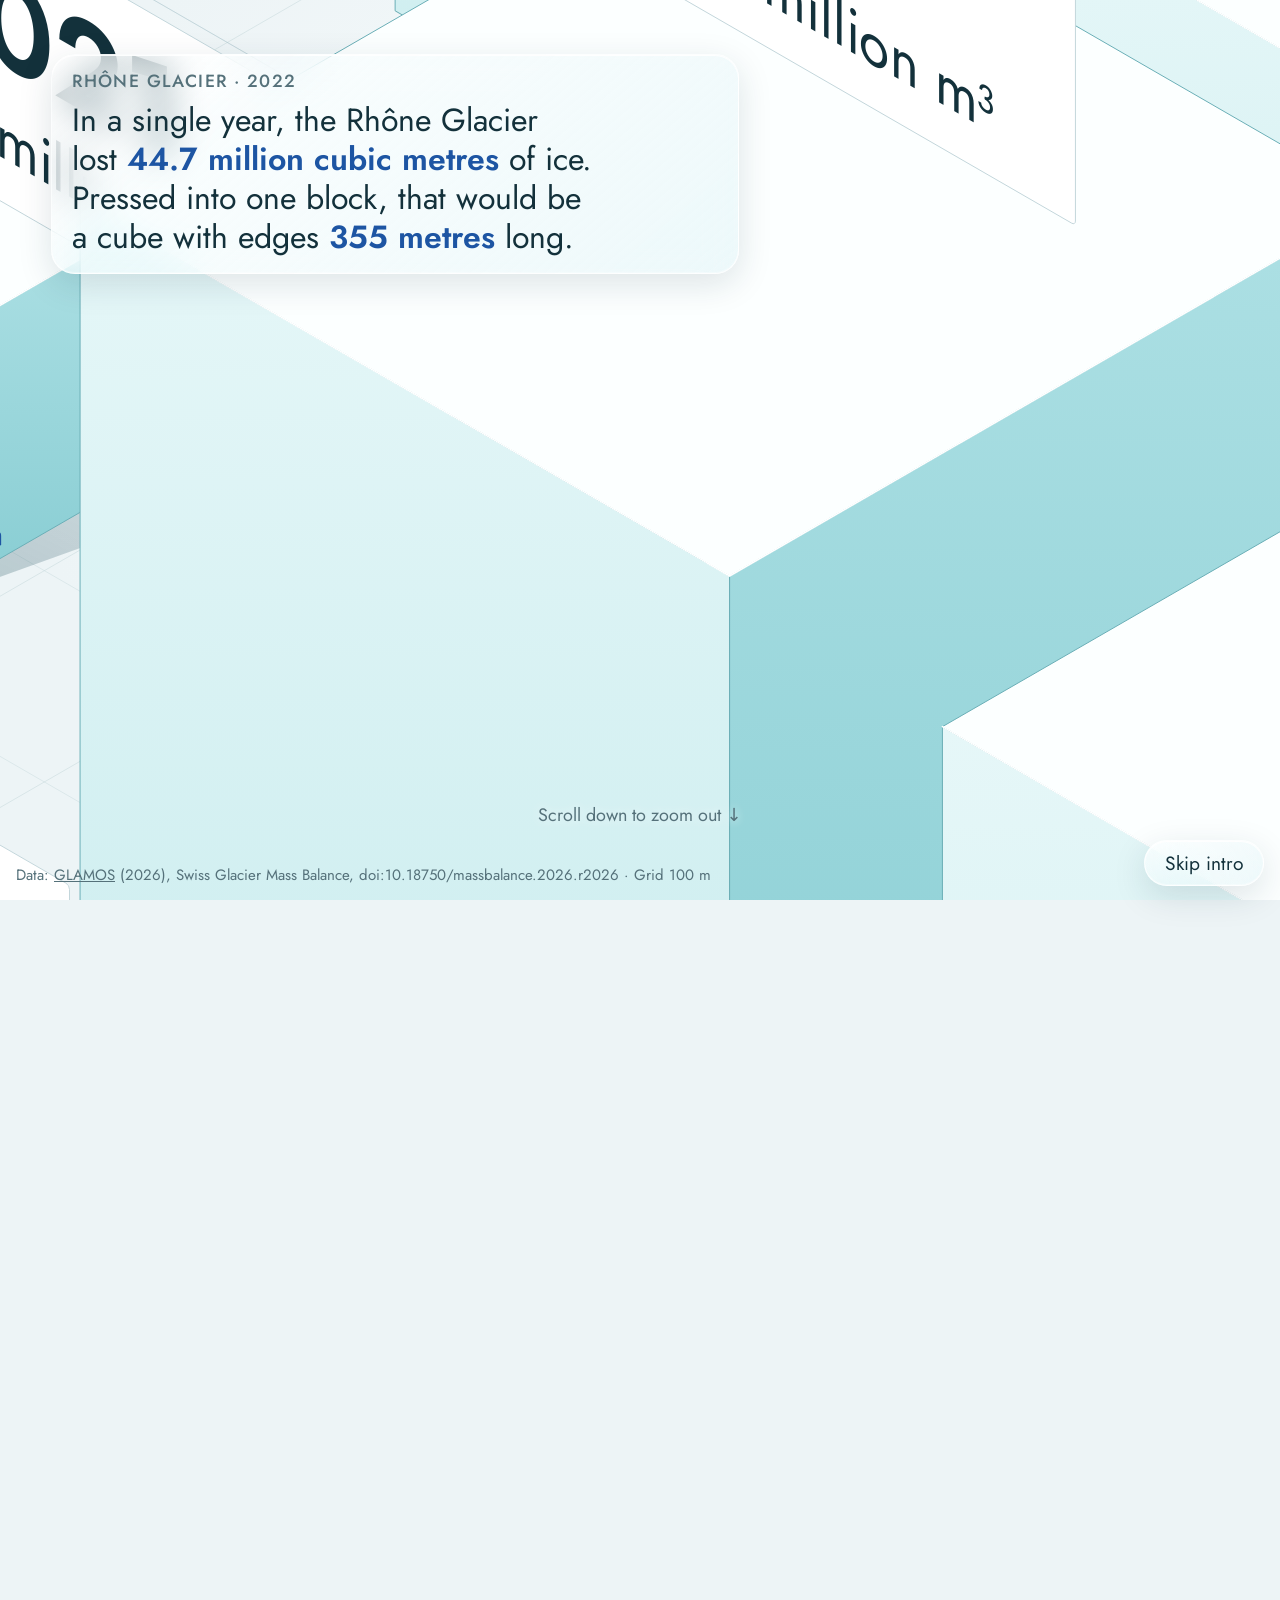
<file: index.html>
<!doctype html>
<html lang="en">
<head>
<meta charset="utf-8">
<meta name="viewport" content="width=device-width,initial-scale=1,viewport-fit=cover">
<title>The Rhône Glacier in Blocks of Ice</title>
<link rel="preconnect" href="https://fonts.googleapis.com">
<link rel="preconnect" href="https://fonts.gstatic.com" crossorigin>
<link href="https://fonts.googleapis.com/css2?family=Jost:wght@400;500;600&display=swap" rel="stylesheet">
<style>
/* Layout: fixed isometric stage behind a tall scroll track; scroll = zoom-out, then a free map with controls.
   Clicking a block opens a single view: that block alone, next to one random landmark at the same scale. */
:root{
  --bg:#edf4f6; --bg2:#f8fbfc; --ink:#13313b; --muted:#55717a; --grid:#9fbcc4;
  --accent:#1d55a3; --panel:#fbfdfe; --panel-line:#13313b;
  --ice-top:#fcffff; --ice-l1:#e6f7f8; --ice-l2:#c6ebed; --ice-r1:#ade0e4; --ice-r2:#86ccd2; --ice-edge:#6aaeb6; --ice-hi:#ffffff;
  --shadow:#2b5865; --gain:#2a5d9b;
  --gain-top:#d4e6f7; --gain-l1:#8db8e3; --gain-l2:#5f93cc; --gain-r1:#4a7fbd; --gain-r2:#2f62a0; --gain-edge:#234f86;
  --lm-top:#f6f7f8; --lm-l:#dfe4e7; --lm-r:#c5cfd3; --lm-edge:#8d9da4; --lm-roof:#aab8be;
  --rock-l:#b9c2c6; --rock-r:#97a3a9; --snow:#ffffff; --rock-hi:#e6eaec; --rock-lo:#56636a;
  --water:#cfe4ec; --jet:#ffffff;
  --train-l:#b8463c; --train-r:#953a32; --train-t:#cc6a60; --twin:#e4f1f4;
  --field:#d5e8dc; --field-line:#ffffff;
  --sign:#ffffff; --sign-ink:#13313b; --sign-line:#c3d6db;
  --veil:rgba(237,244,246,.86);
  /* frosted glass: semi-transparent, blurred background, bright edge on top */
  --glass:linear-gradient(140deg,rgba(255,255,255,.66),rgba(212,238,243,.36));
  --glass-hover:linear-gradient(140deg,rgba(255,255,255,.82),rgba(222,244,247,.5));
  --glass-line:rgba(255,255,255,.8);
  --glass-shadow:0 10px 34px rgba(19,49,59,.13),inset 0 1px 0 rgba(255,255,255,.9),inset 0 -1px 0 rgba(255,255,255,.3);
  --glass-inner:rgba(255,255,255,.42);
  --glass-blur:blur(18px) saturate(1.5);
  --font:"Jost","Avenir Next","Avenir","Futura","Segoe UI",system-ui,sans-serif;
  color-scheme:light; box-sizing:border-box;
}
@media (prefers-color-scheme: dark){:root:not([data-theme="light"]){
  --bg:#0f1d23; --bg2:#15272e; --ink:#e3f0f3; --muted:#93adb5; --grid:#3d5c66;
  --accent:#8cb8ff; --panel:#15272e; --panel-line:#e3f0f3;
  --ice-top:#f2fbfc; --ice-l1:#cdeef0; --ice-l2:#a7dee2; --ice-r1:#88cdd3; --ice-r2:#5fb0b8; --ice-edge:#4f97a0; --ice-hi:#ffffff;
  --shadow:#000000; --gain:#8fb8ef;
  --gain-top:#c3dbf3; --gain-l1:#7eaadb; --gain-l2:#5687c2; --gain-r1:#4274b2; --gain-r2:#2b5893; --gain-edge:#1f467a;
  --lm-top:#c9d3d7; --lm-l:#a9b6bb; --lm-r:#8a99a0; --lm-edge:#5f7178; --lm-roof:#76878e;
  --rock-l:#7d8b91; --rock-r:#64727a; --snow:#e8f1f3; --rock-hi:#9aa7ac; --rock-lo:#46535a;
  --water:#1f3b47; --jet:#e8f1f3;
  --field:#2d4a3c; --field-line:#cfe3d6;
  --sign:#f4fbfc; --sign-ink:#13313b; --sign-line:#9fbcc4; --veil:rgba(15,29,35,.86); color-scheme:dark;
}}
:root[data-theme="dark"]{
  --bg:#0f1d23; --bg2:#15272e; --ink:#e3f0f3; --muted:#93adb5; --grid:#3d5c66;
  --accent:#8cb8ff; --panel:#15272e; --panel-line:#e3f0f3;
  --ice-top:#f2fbfc; --ice-l1:#cdeef0; --ice-l2:#a7dee2; --ice-r1:#88cdd3; --ice-r2:#5fb0b8; --ice-edge:#4f97a0; --ice-hi:#ffffff;
  --shadow:#000000; --gain:#8fb8ef;
  --gain-top:#c3dbf3; --gain-l1:#7eaadb; --gain-l2:#5687c2; --gain-r1:#4274b2; --gain-r2:#2b5893; --gain-edge:#1f467a;
  --lm-top:#c9d3d7; --lm-l:#a9b6bb; --lm-r:#8a99a0; --lm-edge:#5f7178; --lm-roof:#76878e;
  --rock-l:#7d8b91; --rock-r:#64727a; --snow:#e8f1f3; --rock-hi:#9aa7ac; --rock-lo:#46535a;
  --water:#1f3b47; --jet:#e8f1f3;
  --field:#2d4a3c; --field-line:#cfe3d6;
  --sign:#f4fbfc; --sign-ink:#13313b; --sign-line:#9fbcc4; --veil:rgba(15,29,35,.86); color-scheme:dark;
}
@media (prefers-color-scheme: dark){:root:not([data-theme="light"]){
  --glass:linear-gradient(140deg,rgba(60,96,108,.5),rgba(15,29,35,.4));
  --glass-hover:linear-gradient(140deg,rgba(76,116,128,.6),rgba(21,39,46,.5));
  --glass-line:rgba(255,255,255,.2);
  --glass-shadow:0 10px 34px rgba(0,0,0,.35),inset 0 1px 0 rgba(255,255,255,.16);
  --glass-inner:rgba(255,255,255,.07);
}}
:root[data-theme="dark"]{
  --glass:linear-gradient(140deg,rgba(60,96,108,.5),rgba(15,29,35,.4));
  --glass-hover:linear-gradient(140deg,rgba(76,116,128,.6),rgba(21,39,46,.5));
  --glass-line:rgba(255,255,255,.2);
  --glass-shadow:0 10px 34px rgba(0,0,0,.35),inset 0 1px 0 rgba(255,255,255,.16);
  --glass-inner:rgba(255,255,255,.07);
}
[hidden]{display:none!important}
html.locked{overflow:hidden}
html,body{background:var(--bg);color:var(--ink)}
body{margin:0;padding:0;font-family:var(--font);font-size:18px;-webkit-font-smoothing:antialiased}
#scroller{height:460vh}
#stage{position:fixed;inset:0;overflow:hidden;background:radial-gradient(ellipse at 50% 40%,var(--bg2),var(--bg) 70%)}
#world{transition:opacity .3s} #world.switch{opacity:0}
#scene{width:100%;height:100%;display:block;font-family:var(--font);user-select:none;-webkit-user-select:none}
body.free #scene{touch-action:none;cursor:grab}
body.free.dragging #scene{cursor:grabbing}

/* scene */
#gridMinor path,#gridMajor path{fill:none;stroke:var(--grid)}
#gridMinor path{opacity:.45} #gridMajor path{opacity:.8}
.shadow{fill:url(#gS)}
.rank{fill:var(--muted);font-weight:500;opacity:0;transition:opacity .6s}
svg[data-layout="loss"] .rank{opacity:1}
.ground text{fill:var(--ink);font-weight:500}
.ground text.muted{fill:var(--muted);font-weight:400}
.glabels{transition:opacity .6s}
.top text{paint-order:stroke;stroke:var(--bg);stroke-linejoin:round}
.glabels.out,body.single .glabels{opacity:0}
.dimline{stroke:var(--ink);stroke-width:1.4;vector-effect:non-scaling-stroke;opacity:.55}
.block{cursor:pointer;outline:none}
.block,.lm,.shg,.signw{transition:opacity .6s}
body.single .lm:not(.gone){cursor:pointer}
.signw{cursor:pointer}
.fade{opacity:.06;pointer-events:none}
.gone{opacity:0;pointer-events:none}
.block .f{stroke:var(--ice-edge);stroke-width:1;vector-effect:non-scaling-stroke;stroke-linejoin:round}
.block .t{fill:var(--ice-top)}
.block .l{fill:url(#gL)}
.block .r{fill:url(#gR)}
.block .hl{fill:none;stroke:var(--ice-hi);stroke-width:1.6;vector-effect:non-scaling-stroke;stroke-linecap:round}
.block:hover .f,.block:focus-visible .f{stroke:var(--accent);stroke-width:1}
.block.sel .f{stroke:var(--accent);stroke-width:2.4}
/* years with a gain: solid deep glacier blue (new ice) instead of pale turquoise (melted ice) */
.block.gain .f{stroke:var(--gain-edge)} .block.gain .t{fill:var(--gain-top)} .block.gain .l{fill:url(#gGL)} .block.gain .r{fill:url(#gGR)}
.block.gain .hl{stroke:rgba(255,255,255,.6)}
.block.melting > .f,.block.melting > .hl{display:none}
.block .mbody{fill:url(#gL);stroke:none}
.dim text{fill:var(--accent);font-weight:500;letter-spacing:.01em}
.block.gain .dim text{fill:#f2f8ff}
.sign rect{fill:var(--sign);stroke:var(--sign-line);stroke-width:1;vector-effect:non-scaling-stroke}
.sign text{fill:var(--sign-ink)}
.sign .y{font-weight:600}
.sign .g{fill:var(--gain)}
.lm .l{fill:var(--lm-l)} .lm .r{fill:var(--lm-r)} .lm .t{fill:var(--lm-top)} .lm .roof{fill:var(--lm-roof)}
.lm polygon{stroke:var(--lm-edge);stroke-width:.8;vector-effect:non-scaling-stroke;stroke-linejoin:round}
.lm .win{stroke:var(--lm-edge);stroke-width:.5;vector-effect:non-scaling-stroke;opacity:.55}
.lm .field{fill:var(--field);stroke:none}
.lm .fl{fill:none;stroke:var(--field-line);stroke-width:1;vector-effect:non-scaling-stroke}
.lm .water{fill:var(--water);stroke:none}
.lm .rock-l{fill:var(--rock-l)} .lm .rock-r{fill:var(--rock-r)}
.lm .mt{stroke-width:.6} .lm .ridge{fill:none;stroke:var(--lm-edge);stroke-width:.9;vector-effect:non-scaling-stroke;stroke-linejoin:round;opacity:.7}
.lm .snow{fill:var(--snow);stroke:none}
.lm .jet{fill:var(--jet);stroke:var(--lm-edge);stroke-width:.5}
.lm .spray{fill:var(--jet);stroke:none;opacity:.6}
.lm .l.tr{fill:var(--train-l)} .lm .r.tr{fill:var(--train-r)} .lm .t.tr{fill:var(--train-t)}
.lm.bund .l{fill:#e2dccd} .lm.bund .r{fill:#c7bfac} .lm.bund .t{fill:#bfc4c4} .lm.bund .bwin{fill:#7d878b;stroke:none}
.lm.bund .mroof{fill:#79838a} .lm.bund .mroof.r{fill:#646e75} .lm.bund .roofp{fill:#9aa2a4}
.lm.bund .drum.l{fill:#e7e1d2} .lm.bund .drum.r{fill:#cdc5b2} .lm.bund .dome.l{fill:#86b9a6} .lm.bund .dome.r{fill:#5f9583}
.lm.bund .band{fill:#cbc3b0;stroke:none} .lm.bund .statue{fill:#d2cbbb;stroke:#a9a08b;stroke-width:.5}
.lm.bund .cornice{stroke:#b8af99;stroke-width:1;vector-effect:non-scaling-stroke} .lm.bund .cross{stroke:#c9a646;stroke-width:2;vector-effect:non-scaling-stroke}
.lm .twin{fill:var(--twin);stroke:none}
/* landmark colours: muted, flat, one light and one darker side each */
.lm.prime .l{fill:#72bbbe} .lm.prime .r{fill:#4f9ca2} .lm.prime .c{fill:#60abaf} .lm.prime .t{fill:#acd5d6} .lm.prime .edge{fill:#2c5a5f} .lm.prime .win{stroke:#2f7078;opacity:.4}
.lm.gross .l{fill:#e7dcc2} .lm.gross .r{fill:#ccbd9c} .lm.gross .t{fill:#f1e8d5} .lm.gross .roof{fill:#8a6450} .lm.gross .roofb{fill:#6f4f3f}
.lm.gross .oct.l,.lm.gross .cap.l{fill:#eee5cf} .lm.gross .oct.r,.lm.gross .cap.r{fill:#d6c8a8} .lm.gross .gwin{fill:#8b8f8c;stroke:none}
.lm.gross .cornice{stroke:#b9a986;stroke-width:1;vector-effect:non-scaling-stroke} .lm.gross .finial{stroke:#9c8a62;stroke-width:1.5;vector-effect:non-scaling-stroke}
.lm.gross .spire.l{fill:#b4463b} .lm.gross .spire.r{fill:#8e352d}
.lm.jet .water{fill:#b5d8e6}
.lm.jet .jetty{fill:#d8d3c8} .lm.jet .l.jetty{fill:#cfc9bc} .lm.jet .r.jetty{fill:#bdb6a8}
.lm.jet .lighthouse{fill:#f4f2ee} .lm.jet .r.lighthouse{fill:#dedad3} .lm.jet .roof{fill:#5f8f78}
.lm.jet .veil{fill:#ffffff;stroke:none;opacity:.35} .lm.jet .foam{fill:#ffffff;stroke:none;opacity:.8}
.lm.jet .mist{fill:#ffffff;stroke:none;opacity:.55}
.lm.bridge .water{fill:#b8d8de} .lm.bridge .l{fill:#c09468} .lm.bridge .r{fill:#9b7350} .lm.bridge .t{fill:#8e4a36} .lm.bridge .roof{fill:#ad5c43}
.lm.bridge .stone.l{fill:#dfcca6} .lm.bridge .stone.r{fill:#c3ad86} .lm.bridge .troof{fill:#a35640} .lm.bridge .troof.dk{fill:#7f3f2d} .lm.bridge .win{stroke:#7b5a3a;opacity:.9}
.lm.hb .l{fill:#e4d9c5} .lm.hb .r{fill:#cabda5} .lm.hb .t{fill:#eee6d8} .lm.hb .roof{fill:#7c878d} .lm.hb .win{stroke:#9c8e76;opacity:.9}
.lm.hb .roofb{fill:#6b767c} .lm.hb .hwin{fill:#8f9aa0;stroke:#7d6f5a;stroke-width:.5} .lm.hb .sky{fill:#cfe4ec;stroke:#9fb6bf;stroke-width:.5}
.lm.zhdk .l{fill:#c4c8c9} .lm.zhdk .r{fill:#a9aeb0} .lm.zhdk .t{fill:#e0e2e2}
.lm.zhdk .fin{stroke:#959b9d;stroke-width:.5;vector-effect:non-scaling-stroke;opacity:.6}
.lm.zhdk .band{fill:#7a858a;stroke:none;opacity:.75} .lm.zhdk .plinth{fill:#eeede9;stroke:none} .lm.zhdk .green{fill:#86c4ab;stroke:none}
/* Year blocks (yb), one block per decade (db), one block for everything (tb): only the current view's blocks are visible */
body:not(.total) .tb,body:not(.decade) .db,body.total .yb,body.decade .yb{opacity:0;pointer-events:none}
/* Timeline: no landmarks, except the one next to a block in the single view */
body.timeline:not(.single) .lm,body.timeline:not(.single) .lsh{opacity:0;pointer-events:none}

/* frosted glass for buttons and pop-up windows */
#order,#glBtn,.pill,.round,#info,.intro,#skip{background:var(--glass);border:1px solid var(--glass-line);box-shadow:var(--glass-shadow);
  -webkit-backdrop-filter:var(--glass-blur);backdrop-filter:var(--glass-blur)}
#order,#glBtn,.pill,.round,#skip{transition:background .25s,box-shadow .25s,transform .25s,--g .35s}
/* A glow in the colour of the light ice blocks shines through the frosted glass where the cursor is.
   --mx/--my: cursor position inside the element (set by script), --g: glow strength 0…1 (fades in and out) */
@property --g{syntax:'<number>';inherits:false;initial-value:0}
.glow{--glow:radial-gradient(var(--gr,40px) circle at var(--mx,50%) var(--my,50%),color-mix(in srgb,var(--ice-r1) calc(var(--g)*95%),transparent),color-mix(in srgb,var(--ice-l2) calc(var(--g)*55%),transparent) 50%,transparent 100%);
  background:var(--glow),var(--glass)!important}
.glow:hover{background:var(--glow),var(--glass-hover)!important}
.glow.hot{--g:1}

#order:hover,#glBtn:hover,.pill:hover,.round:hover,#skip:hover{background:var(--glass-hover);transform:translateY(-1px)}

/* overlay text */
.intro{position:fixed;left:calc(max(16px,env(safe-area-inset-left,0px),4vw) + 18px);top:calc(env(safe-area-inset-top,0px) + clamp(20px,6vh,64px));
  max-width:min(34ch,calc(100vw - 68px));font-size:clamp(21px,2.5vw,34px);line-height:1.22;margin:0;
  pointer-events:none;opacity:0;transform:translateY(12px);transition:opacity .55s,transform .55s;
  padding:16px 20px;border-radius:24px;margin-left:-18px;text-wrap:balance}
.intro.on{opacity:1;transform:none}
.intro .kicker{display:block;font-size:.55em;letter-spacing:.08em;text-transform:uppercase;color:var(--muted);margin-bottom:.5em;font-weight:500}
.intro b{font-weight:600;color:var(--accent)}
#hint{position:fixed;left:50%;bottom:calc(env(safe-area-inset-bottom,0px) + 72px);transform:translateX(-50%);font-size:18px;color:var(--muted);transition:opacity .4s;pointer-events:none;text-shadow:0 0 8px var(--bg)}
#hint.hide{opacity:0}

#controls{position:fixed;left:max(16px,env(safe-area-inset-left,0px));top:calc(env(safe-area-inset-top,0px) + 18px);display:flex;align-items:center;gap:12px;flex-wrap:wrap;
  opacity:0;pointer-events:none;transition:opacity .5s;max-width:calc(100vw - 32px)}
body.free #controls{opacity:1;pointer-events:auto}
#controls label{font-size:clamp(20px,2vw,28px)}
.selectwrap{position:relative}
#order,#glBtn,.pill{appearance:none;-webkit-appearance:none;font:inherit;font-size:clamp(18px,1.8vw,24px);color:var(--ink);border-radius:999px;padding:8px 50px 8px 20px;cursor:pointer}
.pill{padding:8px 20px}
.selectwrap::after{content:"";position:absolute;right:20px;top:24px;width:10px;height:10px;border-right:2.5px solid var(--ink);border-bottom:2.5px solid var(--ink);transform:translateY(-70%) rotate(45deg);pointer-events:none;transition:transform .25s}
.selectwrap.open::after{transform:translateY(-20%) rotate(-135deg)}
#order{text-align:left;min-width:12.5em}
#glBtn{text-align:left;min-width:8.5em}
/* the open list: a frosted glass panel */
.dd-list{position:absolute;left:0;top:calc(100% + 8px);min-width:100%;margin:0;padding:6px;list-style:none;box-sizing:border-box;z-index:10;
  background:var(--glass);border:1px solid var(--glass-line);box-shadow:var(--glass-shadow);border-radius:24px;
  -webkit-backdrop-filter:var(--glass-blur);backdrop-filter:var(--glass-blur);
  opacity:0;visibility:hidden;transform:translateY(-6px);transition:opacity .2s,transform .2s,visibility 0s .2s,--g .35s}
.selectwrap.open .dd-list{opacity:1;visibility:visible;transform:none;transition:opacity .2s,transform .2s,--g .35s}
.dd-list li{font-size:clamp(17px,1.6vw,21px);padding:9px 40px 9px 16px;border-radius:16px;cursor:pointer;white-space:nowrap;position:relative;outline:none;transition:background .15s}
.dd-list li:hover,.dd-list li:focus-visible{background:var(--glass-hover)}
.dd-list li:focus-visible{box-shadow:inset 0 0 0 2px var(--accent)}
.dd-list li[aria-selected="true"]{font-weight:600}
.dd-list li[aria-selected="true"]::after{content:"";position:absolute;right:16px;top:50%;width:6px;height:11px;border-right:2.2px solid var(--accent);border-bottom:2.2px solid var(--accent);transform:translateY(-65%) rotate(45deg)}
.round{width:44px;height:44px;border-radius:50%;color:var(--ink);font:inherit;font-size:22px;line-height:1;cursor:pointer;display:grid;place-items:center;padding:0}
button:focus-visible,select:focus-visible,a:focus-visible{outline:3px solid var(--accent);outline-offset:2px}
#tip{font-size:16px;color:var(--muted);width:100%}
#legend{display:flex;gap:18px;font-size:15px;color:var(--muted);width:100%;margin-top:-4px}
#legend span{display:inline-flex;align-items:center;gap:7px}
#legend .sw{width:14px;height:14px;border-radius:4px;display:inline-block;border:1px solid var(--ice-edge)}
#legend .sw.loss{background:linear-gradient(135deg,var(--ice-l1),var(--ice-r2))}
#legend .sw.gain{background:linear-gradient(135deg,var(--gain-l1),var(--gain-r2));border-color:var(--gain-edge)}
#back{display:none}
/* previous / next year, only in the single view of the timeline */
#nav{display:none;gap:8px}
body.single.timeline #nav{display:inline-flex}
.pill:disabled{opacity:.35;cursor:default;transform:none}
body.single #back{display:inline-block}
body.single #controls label,body.single .selectwrap,body.single #tip,body.single #legend{display:none}

#zoom{position:fixed;right:max(16px,env(safe-area-inset-right,0px));bottom:calc(env(safe-area-inset-bottom,0px) + 70px);display:flex;flex-direction:column;gap:8px;opacity:0;pointer-events:none;transition:opacity .5s}
body.free #zoom{opacity:1;pointer-events:auto}

footer{position:fixed;left:0;right:0;bottom:0;display:flex;justify-content:space-between;align-items:flex-end;gap:16px;
  padding-left:max(16px,env(safe-area-inset-left,0px));padding-right:max(16px,env(safe-area-inset-right,0px));padding-block:10px calc(env(safe-area-inset-bottom,0px) + 14px);
  font-size:15px;color:var(--muted);pointer-events:none}
footer > *{pointer-events:auto;min-width:0}
footer .src{flex:1}
footer a{color:inherit}
#skip{font:inherit;font-size:clamp(16px,1.5vw,20px);color:var(--ink);border-radius:999px;padding:8px 20px;cursor:pointer;white-space:nowrap}

#info{position:fixed;right:max(16px,env(safe-area-inset-right,0px));top:calc(env(safe-area-inset-top,0px) + 88px);width:min(420px,calc(100vw - 32px));max-height:calc(100vh - 190px);overflow:auto;
  border-radius:28px;padding:24px 26px;box-sizing:border-box;z-index:5;
  transform:translateX(24px);opacity:0;pointer-events:none;transition:opacity .35s,transform .35s,--g .35s}
#info.open{opacity:1;transform:none;pointer-events:auto}
#info h2{font-size:52px;font-weight:500;margin:0;line-height:1}
#info .glk{margin:0 0 .3em;font-size:13px;letter-spacing:.07em;text-transform:uppercase;color:var(--muted);font-weight:500}
#info .dates{color:var(--muted);margin:.4em 0 1em;font-size:16px}
#info dl{display:grid;grid-template-columns:auto 1fr;gap:6px 16px;margin:0 0 1em;font-variant-numeric:tabular-nums}
#info dt{font-weight:500;font-size:16px;color:var(--muted);padding-top:3px}
#info dd{margin:0;text-align:right}
#info .big{grid-column:1/-1;text-align:left;font-size:34px;color:var(--accent);line-height:1.1;margin-bottom:6px}
#info .bigl{grid-column:1/-1;font-weight:600;font-size:16px;color:var(--ink);padding:0}
#info p{line-height:1.45;margin:.6em 0;font-size:17px;max-width:62ch}
#info .calc{font-variant-numeric:tabular-nums;background:var(--glass-inner);border:1px solid var(--glass-line);border-radius:16px;padding:12px 14px;font-size:15px;line-height:1.6;overflow-x:auto;white-space:nowrap}
#info h3{font-size:17px;margin:1.2em 0 .3em;font-weight:600}
#info .cmp{background:var(--glass-inner);border:1px solid var(--glass-line);border-radius:18px;padding:14px 16px;margin:1em 0}
#info .cmp p{margin:0 0 .7em}
#info .cmp .pill{font-size:16px;padding:6px 16px}
#close{position:absolute;right:14px;top:14px;width:40px;height:40px;font-size:24px}
#info .sum{font-size:16px;color:var(--muted)}

/* hover effects */
.fx{pointer-events:none;transition:opacity .35s;animation:fxIn .2s ease-out}
@keyframes fxIn{from{opacity:0}to{opacity:1}}
.fx.out{opacity:0}
.fx .drop{fill:#4aa9cf;stroke:#ffffff;stroke-width:1;vector-effect:non-scaling-stroke;opacity:0;animation:fxFall 1.8s ease-in infinite}
.fx .puddle{fill:#6bbfdc;transform-origin:0 0;animation:fxPuddle .9s ease-out forwards}
.fx .flake{fill:#fff;stroke:#5a80b4;stroke-width:1.1;vector-effect:non-scaling-stroke;opacity:0;animation:fxFall 2.4s linear infinite}
.fx .cap{fill:#fff;opacity:0;animation:fxCap 1.1s ease-out forwards}
.fx .frost path{fill:none;stroke:#fff;stroke-width:1;vector-effect:non-scaling-stroke;stroke-linecap:round;opacity:0;animation:frostIn .45s ease-out forwards}
.fx .frost path.fine{stroke-width:.7;animation-duration:.55s}
.fx .frost path.star{stroke-width:.8;animation-duration:.65s}
@keyframes frostIn{to{opacity:.85}}
.fx .frost .haze{fill:#fff;opacity:0;animation:frostHaze .6s ease-out forwards}
@keyframes frostHaze{to{opacity:.16}}
@keyframes fxFall{0%{transform:translate(0,0);opacity:0}12%{opacity:1}85%{opacity:1}100%{transform:translate(var(--dx,0px),var(--d));opacity:0}}
@keyframes fxPuddle{from{transform:scale(.55);opacity:0}to{transform:scale(1);opacity:.5}}
@keyframes fxCap{from{opacity:0}to{opacity:.8}}
@media (prefers-reduced-motion:reduce){.intro,#info,#controls,#zoom,.glabels,.rank,.block,.lm,.shg{transition:none}}
</style>
</head>
<body>

<div id="stage">
  <svg id="scene" data-layout="year" role="img" aria-label="Isometric view: one block of ice for each measured year of the Rhône Glacier">
    <defs>
      <pattern id="gridMinor" patternUnits="userSpaceOnUse" width="100" height="100"><path d="M0 0H100M0 0V100"/></pattern>
      <pattern id="gridMajor" patternUnits="userSpaceOnUse" width="500" height="500"><path d="M0 0H500M0 0V500"/></pattern>
      <linearGradient id="gL" x1="0" y1="0" x2="0" y2="1"><stop offset="0" style="stop-color:var(--ice-l1)"/><stop offset="1" style="stop-color:var(--ice-l2)"/></linearGradient>
      <linearGradient id="gR" x1="0" y1="0" x2="0" y2="1"><stop offset="0" style="stop-color:var(--ice-r1)"/><stop offset="1" style="stop-color:var(--ice-r2)"/></linearGradient>
      <linearGradient id="gGL" x1="0" y1="0" x2="0" y2="1"><stop offset="0" style="stop-color:var(--gain-l1)"/><stop offset="1" style="stop-color:var(--gain-l2)"/></linearGradient>
      <linearGradient id="gGR" x1="0" y1="0" x2="0" y2="1"><stop offset="0" style="stop-color:var(--gain-r1)"/><stop offset="1" style="stop-color:var(--gain-r2)"/></linearGradient>
      <linearGradient id="gS" x1="0" y1="1" x2="1" y2="0"><stop offset="0.15" style="stop-color:var(--shadow);stop-opacity:.30"/><stop offset="1" style="stop-color:var(--shadow);stop-opacity:0"/></linearGradient>
    </defs>
    <g id="world"></g>
  </svg>
</div>

<div id="scroller" aria-hidden="true"></div>

<p class="intro" data-step="0"><span class="kicker">Rhône Glacier · 2022</span>In a single year, the Rhône Glacier lost <b>44.7 million cubic metres</b> of ice. Pressed into one block, that would be a cube with edges <b>355 metres</b> long.</p>
<p class="intro" data-step="1"><span class="kicker">For comparison, at the same scale</span>Zurich’s Prime Tower is 126 metres tall. The Grossmünster reaches about 62 metres to the tips of its towers. In front lies a football pitch, 105 × 68 metres.</p>
<p class="intro" data-step="2"><span class="kicker">45 measured years</span>Each block is one year. GLAMOS measured the Rhône Glacier from 1885 to 1909 and from 2007 to 2026. In five years the glacier grew: those blocks are dark blue.</p>
<div id="hint">Scroll down to zoom out ↓</div>

<div id="controls">
  <label id="glLabel">Glacier</label>
  <span class="selectwrap" id="glWrap">
    <button type="button" id="glBtn" aria-haspopup="listbox" aria-expanded="false" aria-labelledby="glLabel glBtn">Rhône</button>
    <ul class="dd-list" id="glList" role="listbox" aria-labelledby="glLabel">
      <li role="option" tabindex="-1" data-v="aletsch" aria-selected="false">Aletsch</li>
      <li role="option" tabindex="-1" data-v="corbassiere" aria-selected="false">Corbassière</li>
      <li role="option" tabindex="-1" data-v="rhone" aria-selected="true">Rhône</li>
      <li role="option" tabindex="-1" data-v="findel" aria-selected="false">Findel</li>
      <li role="option" tabindex="-1" data-v="otemma" aria-selected="false">Otemma</li>
    </ul>
  </span>
  <label id="orderLabel">Sort by</label>
  <span class="selectwrap" id="orderWrap">
    <button type="button" id="order" aria-haspopup="listbox" aria-expanded="false" aria-labelledby="orderLabel order">Year</button>
    <ul class="dd-list" id="orderList" role="listbox" aria-labelledby="orderLabel">
      <li role="option" tabindex="-1" data-v="year" aria-selected="true">Year</li>
      <li role="option" tabindex="-1" data-v="timeline" aria-selected="false">Timeline</li>
      <li role="option" tabindex="-1" data-v="decade" aria-selected="false">Decade</li>
      <li role="option" tabindex="-1" data-v="loss" aria-selected="false">Largest loss first</li>
      <li role="option" tabindex="-1" data-v="total" aria-selected="false">All ice in one block</li>
    </ul>
  </span>
  <button class="pill" id="back" type="button">← All years</button>
  <span id="nav"><button class="pill" id="prevb" type="button" aria-label="Previous year">‹</button><button class="pill" id="nextb" type="button" aria-label="Next year">›</button></span>
  <button class="round" id="about" type="button" aria-label="How this was calculated">i</button>
  <span id="tip">Click a block to see it on its own, next to a Swiss landmark.</span>
  <span id="legend"><span><i class="sw loss"></i>Ice lost</span><span><i class="sw gain"></i>Ice gained</span></span>
</div>

<div id="zoom">
  <button class="round" id="zin" type="button" aria-label="Zoom in">+</button>
  <button class="round" id="zout" type="button" aria-label="Zoom out">−</button>
  <button class="round" id="zfit" type="button" aria-label="Fit to screen" style="font-size:17px">⤢</button>
</div>

<aside id="info" aria-live="polite">
  <button class="round" id="close" type="button" aria-label="Close">×</button>
  <div id="infobody"></div>
</aside>

<footer>
  <span class="src">Data: <a href="https://www.glamos.ch" target="_blank" rel="noopener">GLAMOS</a> (2026)<span class="long">, Swiss Glacier Mass Balance, doi:10.18750/massbalance.2026.r2026 · Grid 100 m</span></span>
  <button id="skip" type="button">Skip intro</button>
</footer>

<script>
// Data from daten/massbalance_observation.csv (GLAMOS 2026), the five largest glaciers in that file.
// Each row: [year, start of measurement year, end of measurement year, annual mass balance in mm w.e., area in km²]
const GLACIERS={
  aletsch:{id:'B36-26',name:'Great Aletsch Glacier',short:'Aletsch',raw:[[1915,"1914-10-01","1915-09-30",217,91.815],[1916,"1915-10-01","1916-09-30",771,91.815],[1917,"1916-10-01","1917-09-30",-804,91.815],[1918,"1917-10-01","1918-09-30",304,91.815],[1919,"1918-10-01","1919-09-30",476,91.815],[1920,"1919-10-01","1920-09-30",-106,91.815],[1921,"1920-09-27","1921-09-28",-2166,91.815],[1922,"1921-10-22","1922-08-25",-482,91.815],[1923,"1922-10-01","1923-09-30",-1094,91.815],[1924,"1923-10-01","1924-09-30",-112,91.815],[1925,"1924-10-01","1925-09-30",-443,91.815],[1926,"1925-09-21","1926-09-25",-67,91.815],[1927,"1926-09-25","1927-09-20",-13,91.815],[1928,"1927-09-20","1928-09-27",-632,91.815],[1929,"1928-09-27","1929-10-10",-285,91.815],[1930,"1929-09-30","1930-10-03",-649,91.815],[1931,"1930-10-03","1931-10-06",-336,91.815],[1932,"1931-10-06","1932-10-14",-720,91.815],[1933,"1932-10-14","1933-09-04",-98,91.815],[1934,"1933-09-04","1934-09-24",-1661,91.815],[1935,"1934-10-01","1935-09-30",-878,91.815],[1936,"1935-10-01","1936-09-30",-24,91.815],[1937,"1936-10-01","1937-09-30",-445,91.815],[1938,"1937-10-01","1938-09-30",-559,91.815],[1939,"1938-10-01","1939-09-30",-368,91.815],[1940,"1939-09-16","1940-09-15",914,91.815],[1941,"1940-10-14","1941-09-20",-371,91.815],[1942,"1941-09-20","1942-09-15",-965,87.48],[1943,"1942-09-15","1943-09-16",-490,87.48],[1944,"1943-09-16","1944-09-10",-678,87.48],[1945,"1944-08-28","1945-08-13",152,87.48],[1946,"1945-09-12","1946-09-09",114,87.48],[1947,"1946-09-18","1947-08-26",-1384,87.48],[1948,"1947-09-05","1948-08-15",1302,87.48],[1949,"1948-09-09","1949-08-20",-733,87.48],[1950,"1949-09-04","1950-09-08",-1650,87.48],[1951,"1950-09-12","1951-09-09",101,87.48],[1952,"1951-09-18","1952-09-20",-578,87.48],[1953,"1952-09-20","1953-09-10",56,87.48],[1954,"1953-09-10","1954-09-10",-265,87.48],[1955,"1954-09-10","1955-09-17",374,87.48],[1956,"1955-09-17","1956-09-15",168,87.48],[1957,"1956-09-20","1957-10-09",-293,87.48],[1958,"1957-10-03","1958-09-10",-642,87.48],[1959,"1958-09-10","1959-09-09",-830,87.48],[1960,"1959-09-09","1960-09-08",-162,87.48],[1961,"1960-09-08","1961-09-12",-51,87.48],[1962,"1961-09-12","1962-09-03",-667,87.48],[1963,"1962-09-03","1963-09-10",-498,87.48],[1964,"1963-09-10","1964-09-08",-1387,87.48],[1965,"1964-09-08","1965-10-06",472,87.48],[1966,"1965-10-06","1966-09-06",269,87.48],[1967,"1966-09-06","1967-09-11",-457,87.48],[1968,"1967-09-11","1968-09-10",-157,87.48],[1969,"1968-09-10","1969-09-08",58,86.5575],[1970,"1969-09-08","1970-09-08",-400,86.5575],[1971,"1970-09-08","1971-09-07",-1018,86.5575],[1972,"1971-09-07","1972-09-12",-532,86.5575],[1973,"1972-09-12","1973-09-11",-740,86.5575],[1974,"1973-09-11","1974-09-10",-288,86.5575],[1975,"1974-09-10","1975-09-09",571,86.5575],[1976,"1975-09-09","1976-09-05",-826,86.5575],[1977,"1976-09-05","1977-09-03",585,86.5575],[1978,"1977-09-03","1978-09-05",908,86.5575],[1979,"1978-09-05","1979-09-11",-334,86.5575],[1980,"1979-09-11","1980-09-16",714,86.5575],[1981,"1980-09-16","1981-09-15",-54,86.5575],[1982,"1981-09-15","1982-09-21",41,86.5575],[1983,"1982-09-21","1983-09-20",120,86.5575],[1984,"1983-09-20","1984-10-18",464,86.5575],[1985,"1984-09-21","1985-09-30",-76,86.5575],[1986,"1985-09-29","1986-09-30",-682,86.5575],[1987,"1986-09-28","1987-09-28",0,86.5575],[1988,"1987-10-10","1988-10-04",-618,86.5575],[1989,"1988-10-05","1989-10-05",-244,86.5575],[1990,"1989-10-06","1990-10-11",-1005,83.02],[1991,"1990-10-12","1991-09-25",-1167,83.02],[1992,"1991-10-09","1992-10-08",-1511,83.02],[1993,"1992-10-01","1993-09-30",-69,83.02],[1994,"1993-10-01","1994-09-30",-1043,83.02],[1995,"1994-10-01","1995-09-30",-645,83.02],[1996,"1995-10-12","1996-10-11",-767,83.02],[1997,"1996-10-11","1997-10-09",-888,83.02],[1998,"1997-10-09","1998-10-05",-1072,83.02],[1999,"1998-10-05","1999-10-12",-1085,83.02],[2000,"1999-10-12","2000-10-07",-596,83.02],[2001,"2000-10-07","2001-10-12",-738,83.02],[2002,"2001-10-12","2002-10-10",-511,83.02],[2003,"2002-10-10","2003-10-14",-2009,83.02],[2004,"2003-10-14","2004-10-13",-555,83.02],[2005,"2004-10-13","2005-10-11",-832,79.0975],[2006,"2005-10-11","2006-10-11",-1744,79.0975],[2007,"2006-10-11","2007-10-16",-1156,79.0975],[2008,"2007-10-16","2008-10-14",-1490,79.0975],[2009,"2008-10-14","2009-10-13",-1716,79.0975],[2010,"2009-10-13","2010-10-15",-982,79.0975],[2011,"2010-10-15","2011-10-13",-1724,79.0975],[2012,"2011-10-13","2012-10-06",-1926,79.0975],[2013,"2012-10-06","2013-10-18",-638,79.0975],[2014,"2013-10-18","2014-10-17",-505,78.5325],[2015,"2014-10-17","2015-10-14",-1710,78.5325],[2016,"2015-10-14","2016-10-13",-779,78.5325],[2017,"2016-10-13","2017-10-05",-2217,78.5325],[2018,"2017-10-05","2018-10-19",-1350,78.5325],[2019,"2018-09-27","2019-10-03",-1721,77.9825],[2020,"2019-10-03","2020-09-18",-1165,78.5325],[2021,"2020-09-18","2021-09-24",-114,77.9825],[2022,"2021-09-24","2022-09-21",-3041,75.4875],[2023,"2022-09-21","2023-09-20",-1576,77.9825],[2024,"2023-09-20","2024-09-19",-1311,75.8125],[2025,"2024-09-19","2025-09-15",-1475,75.8125],[2026,"2025-09-15","2026-09-15",-2896,75.8125]]},
  corbassiere:{id:'B83-03',name:'Corbassière Glacier',short:'Corbassière',raw:[[1997,"1996-09-12","1997-08-27",8,16.1775],[1998,"1997-08-27","1998-08-26",-1522,16.07125],[1999,"1998-08-26","1999-09-01",166,16.02188],[2000,"1999-09-01","2000-08-29",-371,16.02],[2001,"2000-08-29","2001-09-12",290,16.02],[2002,"2001-09-12","2002-09-07",-332,16.02],[2003,"2002-09-07","2003-09-05",-1139,16.00937],[2004,"2003-09-05","2004-09-08",-571,16.10375],[2005,"2004-09-08","2005-09-01",-814,16.05937],[2006,"2005-09-01","2006-09-06",-981,15.97875],[2007,"2006-09-07","2007-09-04",-422,15.89375],[2008,"2007-09-04","2008-09-08",-1025,15.84],[2009,"2008-09-08","2009-09-07",-899,15.76625],[2010,"2009-09-07","2010-09-01",-873,15.6475],[2011,"2010-09-01","2011-08-30",-1070,15.465],[2012,"2011-08-30","2012-09-18",-1231,15.29187],[2013,"2012-09-19","2013-09-25",-254,15.16563],[2014,"2013-09-25","2014-09-08",-4,15.16563],[2015,"2014-09-08","2015-09-08",-1449,15.16563],[2016,"2015-09-08","2016-09-14",-450,15.16563],[2017,"2016-09-14","2017-09-22",-1336,15.08188],[2018,"2017-09-22","2018-09-18",-922,15.08188],[2019,"2018-09-18","2019-09-28",-887,15.08188],[2020,"2019-09-28","2020-09-09",-640,15.08188],[2021,"2020-09-09","2021-09-15",-729,15.08188],[2022,"2021-09-15","2022-09-01",-2310,15.08188],[2023,"2022-09-01","2023-09-12",-1614,15.08188],[2024,"2023-09-12","2024-09-10",-1202,14.07],[2025,"2024-09-10","2025-09-11",-1036,14.07],[2026,"2025-09-11","2026-09-10",-2134,14.07]]},
  rhone:{id:'B43-03',name:'Rhône Glacier',short:'Rhône',raw:[[1885,"1884-09-15","1885-09-15",-683,19.10938],[1886,"1885-09-15","1886-09-15",-214,19.085],[1887,"1886-09-15","1887-09-15",-490,19.06188],[1888,"1887-09-15","1888-09-15",-224,19.04],[1889,"1888-09-15","1889-09-15",-554,19.02],[1890,"1889-09-15","1890-09-15",-58,18.99813],[1891,"1890-09-15","1891-09-15",54,18.98],[1892,"1891-09-15","1892-09-15",-547,18.95563],[1893,"1892-09-15","1893-09-15",-617,18.93688],[1894,"1893-09-15","1894-09-15",-1083,18.91438],[1895,"1894-09-15","1895-09-15",-824,18.89187],[1896,"1895-09-15","1896-09-15",296,18.87187],[1897,"1896-09-15","1897-09-15",462,18.84562],[1898,"1897-09-15","1898-09-15",-425,18.81625],[1899,"1898-09-15","1899-09-15",-640,18.79375],[1900,"1899-09-15","1900-09-15",-857,18.77563],[1901,"1900-09-15","1901-09-15",-708,18.75125],[1902,"1901-09-15","1902-09-15",-180,18.7325],[1903,"1902-09-15","1903-09-15",-345,18.70938],[1904,"1903-09-15","1904-09-15",-636,18.69625],[1905,"1904-09-15","1905-09-15",-1283,18.67375],[1906,"1905-09-15","1906-09-15",-1013,18.6625],[1907,"1906-09-15","1907-09-15",112,18.65375],[1908,"1907-09-15","1908-09-15",155,18.65],[1909,"1908-09-15","1909-09-15",-232,18.64937],[2007,"2006-10-27","2007-09-06",-77,15.93625],[2008,"2007-09-06","2008-09-11",-1139,15.93625],[2009,"2008-09-11","2009-09-10",-522,15.93625],[2010,"2009-09-10","2010-09-05",-391,15.80813],[2011,"2010-09-05","2011-09-15",-1545,15.80813],[2012,"2011-09-15","2012-09-11",-1008,15.80813],[2013,"2012-09-11","2013-09-23",-160,15.80813],[2014,"2013-09-23","2014-09-10",-353,15.57125],[2015,"2014-09-10","2015-09-10",-1083,15.57125],[2016,"2015-09-10","2016-09-20",-423,15.57125],[2017,"2016-09-20","2017-09-26",-1248,15.52313],[2018,"2017-09-26","2018-09-12",-1098,15.19375],[2019,"2018-09-12","2019-08-12",-773,15.30625],[2020,"2019-09-12","2020-09-11",-686,15.17375],[2021,"2020-09-11","2021-09-08",-102,15.17375],[2022,"2021-09-08","2022-09-09",-2653,15.17375],[2023,"2022-09-09","2023-10-17",-2129,15.01062],[2024,"2023-10-17","2024-09-06",-547,13.29875],[2025,"2024-09-06","2025-09-04",-1115,13.29875],[2026,"2025-09-04","2026-09-03",-2507,13.21562]]},
  findel:{id:'B56-03',name:'Findel Glacier',short:'Findel',raw:[[2005,"2004-10-28","2005-10-17",-501,13.3075],[2006,"2005-10-17","2006-10-11",-800,13.21625],[2007,"2006-10-11","2007-10-08",-301,13.1925],[2008,"2007-10-08","2008-10-12",-745,13.15625],[2009,"2008-10-12","2009-10-06",-217,13.07687],[2010,"2009-10-06","2010-09-29",-542,13.03938],[2011,"2010-09-29","2011-09-29",-852,12.96313],[2012,"2011-09-29","2012-10-02",-656,12.94875],[2013,"2012-10-02","2013-09-27",182,12.895],[2014,"2013-09-25","2014-09-27",159,12.88],[2015,"2014-09-27","2015-09-21",-606,12.88],[2016,"2015-09-21","2016-09-22",-723,12.88],[2017,"2016-09-22","2017-09-21",-944,12.89313],[2018,"2017-09-21","2018-09-26",-723,12.77812],[2019,"2018-09-26","2019-09-17",-244,12.6675],[2020,"2019-09-17","2020-09-15",-250,12.5525],[2021,"2020-09-15","2021-09-22",-531,12.51125],[2022,"2021-09-22","2022-09-05",-2815,12.51125],[2023,"2022-09-05","2023-09-19",-1594,12.38313],[2024,"2023-09-19","2024-09-17",-697,12.295],[2025,"2024-09-17","2025-09-12",-600,12.26875],[2026,"2025-09-12","2026-09-01",-1942,12.19938]]},
  otemma:{id:'B82-27',name:'Otemma Glacier',short:'Otemma',raw:[[2020,"2019-10-31","2020-09-18",-1168,10.8052],[2021,"2020-09-18","2021-09-24",-909,10.8052],[2022,"2021-09-24","2022-09-22",-3613,10.8052],[2023,"2022-09-22","2023-09-24",-2670,10.8052],[2024,"2023-09-24","2024-09-21",-1757,9.8192],[2025,"2024-09-21","2025-09-21",-2239,9.8192],[2026,"2025-09-21","2026-09-12",-3327,9.8192]]},
};
let gl='rhone';                                   // the glacier shown at the moment

// ---------- Calculation ----------
const ICE = 900, WATER = 1000;
let D, losses, SERIES;
function computeData(key){
  D = GLACIERS[key].raw.map(([year,start,end,ba,area]) => {
    const water = -(ba/1000) * area * 1e6;      // m³ of water, positive = loss
    const ice = water * WATER / ICE;            // m³ of ice
    return {year,start,end,ba,area,water,ice,gain:ice<0,e:Math.cbrt(Math.abs(ice))};
  });
  losses = D.filter(d=>!d.gain).sort((a,b)=>b.ice-a.ice);
  losses.forEach((d,i)=>d.rank=i+1);
  // runs of consecutive measured years (a gap of more than one year starts a new run)
  SERIES=[];
  D.forEach((d,i)=>{if(i===0||d.year-D[i-1].year>1)SERIES.push([]);SERIES[SERIES.length-1].push(d);});
}
computeData(gl);
const glName=()=>GLACIERS[gl].name;
const spanText=(sep='–')=>SERIES.map(r=>r[0].year===r[r.length-1].year?`${r[0].year}`:`${r[0].year}${sep}${r[r.length-1].year}`).join(' and ');
const gapTexts=(sep='–')=>SERIES.slice(1).map((r,i)=>{const a=SERIES[i][SERIES[i].length-1].year+1,b=r[0].year-1;return a===b?`${a}`:`${a}${sep}${b}`;});

// ---------- Helpers ----------
const C = Math.cos(Math.PI/6);
// Projection from world metres (x, y on the ground, z up) to the screen.
// Two views: "iso" (the corner view used everywhere) and "front" (almost from the front, a little from the
// right and from above), used for the timeline.
const VIEWS={
  iso:{ax:[C,0.5],ay:[-C,0.5],az:[0,-1]},
  front:(()=>{const t=18*Math.PI/180,f=20*Math.PI/180;
    return {ax:[Math.cos(t),Math.sin(t)*Math.sin(f)],ay:[-Math.sin(t),Math.cos(t)*Math.sin(f)],az:[0,-Math.cos(f)]};})()
};
let PJ=VIEWS.iso, view='iso';
const P = (x,y,z=0) => [x*PJ.ax[0]+y*PJ.ay[0]+z*PJ.az[0], x*PJ.ax[1]+y*PJ.ay[1]+z*PJ.az[1]];
const NS = 'http://www.w3.org/2000/svg';
function el(tag,attrs={},parent){const n=document.createElementNS(NS,tag);for(const k in attrs)n.setAttribute(k,attrs[k]);if(parent)parent.appendChild(n);return n;}
const pts = a => a.map(p=>p[0].toFixed(2)+','+p[1].toFixed(2)).join(' ');
const nf = (min,max) => {const n=new Intl.NumberFormat('en-CH',{minimumFractionDigits:min,maximumFractionDigits:max});return {format:v=>n.format(v).replace(/'/g,'’')};};
const f0=nf(0,0), f1=nf(1,1), f2=nf(2,2), f3=nf(3,3);
const mio = v => f1.format(v/1e6)+' million m³';
const pct = v => f0.format(v*100)+'%';
const signed = v => (v<0?'−':'+')+f3.format(Math.abs(v));
const date = s => new Date(s+'T12:00:00').toLocaleDateString('en-CH',{day:'numeric',month:'long',year:'numeric'});
const lerp=(a,b,t)=>a+(b-a)*t, clamp=t=>Math.max(0,Math.min(1,t));
const mix=(a,b,t)=>[lerp(a[0],b[0],t),lerp(a[1],b[1],t)];
const ease=t=>t<.5?4*t*t*t:1-Math.pow(-2*t+2,3)/2;
const smooth=t=>t*t*(3-2*t);
const reduced = matchMedia('(prefers-reduced-motion: reduce)').matches;

function hull(points){
  const p=points.slice().sort((a,b)=>a[0]-b[0]||a[1]-b[1]);
  const cross=(o,a,b)=>(a[0]-o[0])*(b[1]-o[1])-(a[1]-o[1])*(b[0]-o[0]);
  const lo=[],up=[];
  for(const q of p){while(lo.length>=2&&cross(lo[lo.length-2],lo[lo.length-1],q)<=0)lo.pop();lo.push(q);}
  for(const q of p.reverse()){while(up.length>=2&&cross(up[up.length-2],up[up.length-1],q)<=0)up.pop();up.push(q);}
  return lo.slice(0,-1).concat(up.slice(0,-1));
}
// Shadow: footprint w×d at (x0,y0), height h, light from front left
function shadowPts(w,d,h,x0=0,y0=0){
  const sx=h*0.22, sy=-h*0.95;
  const base=[[x0,y0],[x0+w,y0],[x0+w,y0+d],[x0,y0+d]];
  return hull(base.concat(base.map(([x,y])=>[x+sx,y+sy]))).map(([x,y])=>P(x,y,0));
}
// Text on faces
const mL=()=>`${PJ.ax[0]},${PJ.ax[1]},${-PJ.az[0]},${-PJ.az[1]}`;    // face parallel to the x axis (front)
const mR=()=>`${-PJ.ay[0]},${-PJ.ay[1]},${-PJ.az[0]},${-PJ.az[1]}`;  // face parallel to the y axis (right)
const mG=()=>`${PJ.ax[0]},${PJ.ax[1]},${PJ.ay[0]},${PJ.ay[1]}`;      // on the ground

// ---------- Scene ----------
const svg=document.getElementById('scene'), world=document.getElementById('world');
const gGrid=el('g',{class:'grid'},world), gShadow=el('g',{},world), gItems=el('g',{},world), gSigns=el('g',{},world), gTop=el('g',{class:'ground top'},world);
// The ground grid: two shapes filled with a repeating pattern (100 m and 500 m lines).
// Much faster to draw while zooming than hundreds of single lines.
const gridPats=[...document.querySelectorAll('#gridMinor,#gridMajor')];
let gridMinorShape=null, gridK=0;
function drawGrid(){
  gGrid.replaceChildren();
  const m=`matrix(${PJ.ax[0]},${PJ.ax[1]},${PJ.ay[0]},${PJ.ay[1]},0,0)`;
  gridPats.forEach(pt=>pt.setAttribute('patternTransform',m));
  const area=pts([P(-12000,-12000),P(70000,-12000),P(70000,30000),P(-12000,30000)]);
  gridMinorShape=el('polygon',{points:area,fill:'url(#gridMinor)'},gGrid);
  el('polygon',{points:area,fill:'url(#gridMajor)'},gGrid);
  gridK=0;
}
// keep the grid lines about 0.6 px wide on screen at every zoom level
function updateGrid(){
  if(gridK&&Math.abs(cam.k/gridK-1)<0.04)return;
  gridK=cam.k;
  const w=(1.2/cam.k).toFixed(3);                           // half of each line falls outside its tile
  gridPats.forEach(pt=>pt.firstElementChild.setAttribute('stroke-width',w));
  gridMinorShape.style.display=100*cam.k*0.5<5?'none':'';   // 100 m lines only once they are far enough apart
}
drawGrid();

let S=420;                      // grid spacing of the blocks in metres (grows for glaciers with bigger cubes)
const SW=260, SH=130;           // block sign in metres
const items=[], blocks=[];
let lastOrder='';

function addSign(g,x,y,z,w,h,lines){
  const q=P(x,y,z+h);
  const s=el('g',{class:'sign',transform:`matrix(${mL()},${q[0]},${q[1]})`},g);
  el('rect',{width:w,height:h,rx:2},s);
  lines.forEach(([txt,size,yy,cls])=>{const t=el('text',{x:w*0.08,y:yy,'font-size':size,class:cls||''},s);t.textContent=txt;});
  return s;
}

function syncSignClasses(it){if(it.sl)it.sl.setAttribute('class','signw '+[...it.el.classList].filter(c=>c!=='block').join(' '));}
const parts=it=>it.sl?[it.el,it.sh,it.sl]:[it.el,it.sh];
function makeBlock(d){
  const g=el('g',{class:'block'+(d.gain?' gain':'')+' '+(d.group||'yb'),tabindex:0,role:'button',
    'aria-label':d.sum?`${d.heading}: ${mio(d.ice)} of ice melted in ${d.n} years, cube edge ${f0.format(d.e)} metres`:d.gain?`${d.year}: gain of ${mio(-d.ice)} of ice`:`${d.year}: ${mio(d.ice)} of ice melted, cube edge ${f0.format(d.e)} metres`},gItems);
  const sg=el('g',{class:'shg '+(d.group||'yb')},gShadow);
  const it={kind:'block',d,e:d.e,el:g,sh:sg,w:d.e,dp:d.e,cur:{x:0,y:0}};
  it.build=()=>drawBlock(it);
  it.build();
  new MutationObserver(()=>syncSignClasses(it)).observe(g,{attributes:true,attributeFilter:['class']});
  g.addEventListener('keydown',ev=>{if(ev.key==='Enter'||ev.key===' '){ev.preventDefault();enterSingle(it);}});
  items.push(it); blocks.push(it); return it;
}
function drawBlock(it){
  const d=it.d, e=it.e, g=it.el, sg=it.sh;
  g.replaceChildren(); sg.replaceChildren();
  el('polygon',{class:'f l',points:pts([P(0,e,e),P(e,e,e),P(e,e,0),P(0,e,0)])},g);
  el('polygon',{class:'f r',points:pts([P(e,e,e),P(e,0,e),P(e,0,0),P(e,e,0)])},g);
  el('polygon',{class:'f t',points:pts([P(0,0,e),P(e,0,e),P(e,e,e),P(0,e,e)])},g);
  el('polyline',{class:'hl',points:pts([P(0,e,e),P(e,e,e),P(e,0,e)])},g);
  const fs=e*0.12, dim=el('g',{class:'dim'},g), o=P(e,e,0);   // the front corner at the bottom
  const lab=f0.format(e)+' m';
  // along the bottom edges, so the labels stay clear of the rounded, sinking top while a cube melts
  const ly=-fs*0.45;
  let t=el('text',{transform:`matrix(${mL()},${o[0]},${o[1]})`,x:-e*0.06,y:ly,'text-anchor':'end','font-size':fs},dim); t.textContent=lab;
  t=el('text',{transform:`matrix(${mR()},${o[0]},${o[1]})`,x:e*0.06,y:ly,'font-size':fs},dim); t.textContent=lab;
  // summed blocks are big and seen from far away, so their signs are bigger too
  const sc=d.sum?2.4:1, sw=SW*sc, shh=SH*sc;
  const sign=addSign(g,e*0.1,e*0.3,e+12,sw,shh,[
    [d.title||String(d.year),62*sc,shh*0.5,'y'],
    [d.gain?`+${mio(-d.ice)}`:mio(d.ice),30*sc,shh*0.84,d.gain?'g':'']
  ]);
  el('polygon',{class:'shadow',points:pts(shadowPts(e,e,e))},sg);
  if(d.rank){const r=el('text',{class:'rank',transform:`matrix(${mG()},${P(0,e+75)})`,'font-size':58},sg); r.textContent='No. '+d.rank;}
  // points used to frame the view
  const q=P(e*0.1,e*0.3,e+12+shh);
  it.box=[P(0,0,e),P(e,0,e),P(e,e,e),P(e,e,0),P(0,e,0),P(0,e,e),P(e,0,0),q,[q[0]+sw*PJ.ax[0],q[1]+sw*PJ.ax[1]]];
  it.dim=dim; it.sign=sign; it.fs=fs; it.sc=sc; it.dimOn=it.signOn=undefined;
  // In the timeline (front view) the cube to the right is closer and would cover the sign,
  // so there the sign moves to its own layer above all cubes.
  if(view==='front'){
    if(!it.sl){it.sl=el('g',{},gSigns);it.sl.__it=it;}
    it.sl.replaceChildren(sign); syncSignClasses(it);
    if(it.cur)it.sl.setAttribute('transform',it.el.getAttribute('transform')||'');
  }else if(it.sl){it.sl.remove();it.sl=null;}
  it.meltG=null; it.meltT=0; it.meltGoal=0; g.classList.remove('melting');
}
let byYear, TOTAL, DECS, yearOrder;
// A summed block: all the ice melted in the years with a loss of a list of years
function sumBlock(list,extra){
  const ls=list.filter(d=>!d.gain);
  const ice=ls.reduce((s,d)=>s+d.ice,0), water=ls.reduce((s,d)=>s+d.water,0);
  return makeBlock({sum:true,ice,water,gain:false,e:Math.cbrt(ice),n:ls.length,m:list.length,net:list.reduce((s,d)=>s+d.ice,0),...extra});
}
// Build all blocks of the current glacier: one per measured year, one per decade, one for everything.
function buildGlacierBlocks(){
  for(const b of blocks){b.el.remove();b.sh.remove();if(b.sl)b.sl.remove();}
  const keep=items.filter(i=>i.kind!=='block');
  items.length=0; items.push(...keep); blocks.length=0;
  S=Math.max(420,Math.ceil(Math.max(...D.map(d=>d.e))+90));
  D.forEach(makeBlock);
  byYear=Object.fromEntries(blocks.map(b=>[b.d.year,b]));
  yearOrder=D.map(d=>byYear[d.year]);
  TOTAL=sumBlock(D,{year:spanText(),total:true,group:'tb',title:'Total',heading:'All the ice',range:spanText()});
  const decs=[...new Set(D.map(d=>Math.floor(d.year/10)*10))];
  DECS=decs.map(dec=>{
    const list=D.filter(d=>Math.floor(d.year/10)*10===dec);
    return sumBlock(list,{year:`${dec}s`,dec,group:'db',title:`${dec}s`,heading:`The ${dec}s`,range:`${list[0].year}–${list[list.length-1].year}`,yearsList:list.map(d=>d.year)});
  });
  lastOrder='';
}
buildGlacierBlocks();

// ---------- Landmarks (approximate, publicly known measurements, not from GLAMOS) ----------
function box(g,x,y,z,w,d,h,cls=''){
  const p=(a,b,c)=>P(x+a,y+b,z+c);
  el('polygon',{class:'l '+cls,points:pts([p(0,d,0),p(w,d,0),p(w,d,h),p(0,d,h)])},g);
  el('polygon',{class:'r '+cls,points:pts([p(w,0,0),p(w,d,0),p(w,d,h),p(w,0,h)])},g);
  el('polygon',{class:'t '+cls,points:pts([p(0,0,h),p(w,0,h),p(w,d,h),p(0,d,h)])},g);
}
function pyramid(g,x,y,w,d,zb,zt){
  const a=P(x+w/2,y+d/2,zt);
  el('polygon',{class:'roof',points:pts([P(x,y+d,zb),P(x+w,y+d,zb),a])},g);
  el('polygon',{class:'r',points:pts([P(x+w,y,zb),P(x+w,y+d,zb),a])},g);
}
function outline(g){
  const out=[];
  g.querySelectorAll('polygon,polyline').forEach(n=>n.getAttribute('points').trim().split(/\s+/).forEach(s=>{const [x,y]=s.split(',').map(Number);out.push([x,y]);}));
  return out;
}
function landmark({name,cls,w,dp,draw,sign,signAt,shadows,cmp}){
  const g=el('g',{class:'lm '+(cls||'')},gItems), sg=el('g',{class:'shg lsh'},gShadow);
  const it={kind:'lm',name,el:g,sh:sg,w,dp,sy:signAt[1],cmp,cur:{x:0,y:0}};
  it.build=()=>{
    g.replaceChildren(); sg.replaceChildren();
    draw(g);
    const bx=outline(g);
    (shadows||[]).forEach(([x,y,ww,dd,h])=>el('polygon',{class:'shadow',points:pts(shadowPts(ww,dd,h,x,y))},sg));
    const shh=104, sw=Math.max(250,...sign.map(([t,size])=>t.length*size*0.56+40));
    const [sx,sy,sz]=signAt;
    addSign(g,sx,sy,sz,sw,shh,sign);
    const q=P(sx,sy,sz+shh), ax=[sw*PJ.ax[0],sw*PJ.ax[1]], dn=[-shh*PJ.az[0],-shh*PJ.az[1]];
    bx.push(q,[q[0]+ax[0],q[1]+ax[1]],[q[0]+dn[0],q[1]+dn[1]],[q[0]+ax[0]+dn[0],q[1]+ax[1]+dn[1]]);
    it.box=bx; it.sw=sw;
  };
  it.build();
  items.push(it); return it;
}
const heightCmp=(e,h,what)=>e>=h
  ? `The cube would be ${f1.format(e/h)} times as tall as ${what}.`
  : `The cube would reach ${pct(e/h)} of the height of ${what}.`;

const LM={};
LM.prime=landmark({cls:'prime',name:'Prime Tower, Zurich',w:40,dp:56,
  draw:g=>{
    // Simplified: the plan is two offset rectangles melted into each other (an irregular octagon with a
    // fold down the middle of the facade). The upper floors step out: at about 45% of the height on one
    // side, near the top on the other side, each step with a dark edge. Teal glass, fine grid, dark roof edge.
    const poly=(cls,a)=>el('polygon',{class:cls,points:pts(a)},g);
    const line=(a,b)=>el('line',{class:'win',x1:a[0],y1:a[1],x2:b[0],y2:b[1]},g);
    // outline of two rectangles A and B merged: A = [ax0,ay0]-[ax1,ay1], B = [bx0,by0]-[bx1,by1], B is offset to +x/+y
    const plan=(A,B)=>[[A[0],A[1]],[A[2],A[1]],[A[2],B[1]],[B[2],B[1]],[B[2],B[3]],[B[0],B[3]],[B[0],A[3]],[A[0],A[3]]];
    const section=(F,z0,z1,opt={})=>{
      F.map((a,i)=>{const b=F[(i+1)%F.length];return {a,b,nx:b[1]-a[1],ny:a[0]-b[0]};})   // outward normal (clockwise outline)
        .filter(f=>f.nx+f.ny>0.01)
        .sort((f,h)=>(f.a[0]+f.a[1]+f.b[0]+f.b[1])-(h.a[0]+h.a[1]+h.b[0]+h.b[1]))
        .forEach(f=>{
          const dx=f.b[0]-f.a[0], dy=f.b[1]-f.a[1];
          const cls=opt.only||(Math.abs(dy)<0.01?'l':'r');
          poly(cls,[P(...f.a,z0),P(...f.b,z0),P(...f.b,z1),P(...f.a,z1)]);
          if(opt.only)return;
          const L=Math.hypot(dx,dy);
          for(let u=3.2;u<L-0.5;u+=3.2){const q=[f.a[0]+dx*u/L,f.a[1]+dy*u/L];line(P(...q,z0),P(...q,z1));}
          for(let z=z0+3.5;z<z1-0.5;z+=3.5)line(P(...f.a,z),P(...f.b,z));
          if(opt.step)poly('edge',[P(...f.a,z0),P(...f.b,z0),P(...f.b,z0+1.4),P(...f.a,z0+1.4)]);
        });
      poly('t',F.map(q=>P(...q,z1)));
    };
    const low=[3,3,27,40], hiA=[3,3,27,44], B0=[11,13,34,50], B1=[11,13,38,50], B2=[11,13,38,54];
    section(plan(low,B0),0,56);                      // lower part
    section(plan(low,B1),56,100,{step:true});        // steps out to the right
    section(plan(hiA,B2),100,123,{step:true});       // steps out to the front near the top
    section(plan(hiA,B2),123,126,{only:'edge'});     // dark roof edge
  },
  sign:[['Prime Tower',40,48,'y'],['126 m tall',30,86]],signAt:[0,25,150],shadows:[[3,3,35,51,126]],
  cmp:e=>heightCmp(e,126,'Zurich’s Prime Tower (126 m)')});
LM.gross=landmark({cls:'gross',name:'Grossmünster, Zurich',w:26,dp:62,
  draw:g=>{
    // Simplified: the nave with a steep brown roof,
    // and the two sandstone towers: square storeys with cornices and arched windows, an octagonal stage
    // with tall pointed windows and an elongated stone cap with a small finial (62 m).
    const poly=(cls,a)=>el('polygon',{class:cls,points:pts(a)},g);
    const line=(a,b,cls='win')=>el('line',{class:cls,x1:a[0],y1:a[1],x2:b[0],y2:b[1]},g);
    const arch=(q,u0,w,z0,h,pointed)=>{const r=w/2,out=[q(u0,z0),q(u0+w,z0)];
      for(let i=0;i<=8;i++){const t=i/8*Math.PI;out.push(q(u0+r+r*Math.cos(t),z0+h-r+(pointed?1.6:1)*r*Math.sin(t)));}
      out.push(q(u0,z0+h-r));return out;};
    // nave
    box(g,0,0,0,26,48,18);
    for(let y=6;y<42;y+=9)poly('gwin',arch((u,z)=>P(26,u,z),y,3.5,5,9));
    poly('roofb',[P(0,0,18),P(0,48,18),P(13,48,30),P(13,0,30)]);
    poly('roof',[P(26,0,18),P(26,48,18),P(13,48,30),P(13,0,30)]);
    // the two towers
    const tower=x0=>{
      const xR=x0+11, front=(u,z)=>P(x0+u,60,z), side=(u,z)=>P(xR,48+u,z);
      box(g,x0,48,0,11,12,40);
      for(const z of [14,27,40]){line(P(x0,60,z),P(xR,60,z),'cornice');line(P(xR,48,z),P(xR,60,z),'cornice');}
      poly('gwin',arch(front,3.8,3.4,17,8)); poly('gwin',arch(side,4.3,3.4,17,8));
      poly('gwin',arch(front,2.2,2.6,30,7.5)); poly('gwin',arch(front,6.2,2.6,30,7.5));
      poly('gwin',arch(side,2.7,2.6,30,7.5)); poly('gwin',arch(side,6.7,2.6,30,7.5));
      const cx=x0+5.5, cy=54;
      const ring=(r,z)=>[...Array(8)].map((_,i)=>{const a=(i+0.5)*Math.PI/4;return [cx+r*Math.cos(a),cy+r*Math.sin(a),z];});
      const band=(A,B,cls,win)=>A.map((a,i)=>{const j=(i+1)%8,m=(i+1)*Math.PI/4;return {a,b:A[j],c:B[j],d:B[i],cos:Math.cos(m),sin:Math.sin(m)};})
        .filter(f=>f.cos+f.sin>-0.01).sort((f,h)=>(f.cos+f.sin)-(h.cos+h.sin))
        .forEach(f=>{
          poly(cls+(f.sin>f.cos?' l':' r'),[f.a,f.b,f.c,f.d].map(q=>P(...q)));
          if(win){const mid=(k,t)=>f.a[k]+(f.b[k]-f.a[k])*t;
            poly('gwin',arch((u,z)=>P(mid(0,u),mid(1,u),z),0.3,0.4,f.a[2]+1.5,(f.c[2]-f.a[2])-3.2,true));}
        });
      poly('t',[P(x0,48,40),P(xR,48,40),P(xR,60,40),P(x0,60,40)]);
      band(ring(5.2,40),ring(5.2,52),'oct',true);
      band(ring(5.5,52),ring(5.5,52.8),'oct',false);                     // a small ledge below the cap
      const caps=[[5.2,52.8],[5.4,54.6],[5.1,56.8],[4.1,58.7],[2.5,60],[0.7,60.7]];
      for(let k=0;k<caps.length-1;k++)band(ring(...caps[k]),ring(...caps[k+1]),'cap',false);
      line(P(cx,cy,60.7),P(cx,cy,62.5),'finial');
    };
    tower(0); tower(15);
  },
  sign:[['Grossmünster',40,48,'y'],['62 m to the tower tips',30,86]],signAt:[0,31,90],shadows:[[0,0,26,62,62]],
  cmp:e=>heightCmp(e,62,'the towers of the Grossmünster in Zurich (62 m)')});
LM.field=landmark({cls:'field',name:'Football pitch',w:68,dp:105,
  draw:g=>{
    const L=(a)=>el('polyline',{class:'fl',points:pts(a.map(([x,y])=>P(x,y,0)))},g);
    el('polygon',{class:'field',points:pts([P(-4,-4),P(72,-4),P(72,109),P(-4,109)])},g);
    L([[0,0],[68,0],[68,105],[0,105],[0,0]]); L([[0,52.5],[68,52.5]]);
    const circ=[];for(let a=0;a<=64;a++){const t=a/64*Math.PI*2;circ.push([34+9.15*Math.cos(t),52.5+9.15*Math.sin(t)]);}L(circ);
    L([[13.85,0],[13.85,16.5],[54.15,16.5],[54.15,0]]); L([[13.85,105],[13.85,88.5],[54.15,88.5],[54.15,105]]);
  },
  sign:[['Football pitch',40,48,'y'],['105 × 68 m',30,86]],signAt:[0,52,40],
  cmp:(e,d)=>{const h=Math.abs(d.ice)/(105*68);
    return `Piled onto a football pitch (105 × 68 m), this ice would stand ${h>=1000?f1.format(h/1000)+' kilometres':f0.format(h)+' metres'} high.`;}});
LM.jet=landmark({cls:'jet',name:'Jet d’Eau, Geneva',w:120,dp:60,
  draw:g=>{
    // Simplified: the lake, the stone jetty with the small lighthouse at its end,
    // and the 140 m water jet next to the jetty, its spray blown sideways and falling back as a veil.
    const poly=(cls,arr)=>el('polygon',{class:cls,points:pts(arr)},g);
    poly('water',[P(0,0),P(120,0),P(120,60),P(0,60)]);
    box(g,0,36,0,100,6,1.6,'jetty');                                  // the jetty
    box(g,101,35.5,0,7,7,1.6,'jetty');
    box(g,102.5,37,1.6,4,4,7,'lighthouse'); pyramid(g,102.5,37,4,4,8.6,11);   // the little lighthouse
    const X=72, Y=30, b=P(X,Y,0), t=P(X,Y,140);
    // the spray veil, blown to one side and falling back
    poly('veil',[[t[0]-2,t[1]+4],P(X+18,Y-4,138),P(X+34,Y-8,118),P(X+42,Y-10,80),P(X+44,Y-11,40),P(X+40,Y-10,8),P(X+22,Y-5,4),P(X+6,Y-1,60)]);
    poly('spray',[[t[0]-1,t[1]],P(X+10,Y-2,141),P(X+24,Y-6,128),P(X+30,Y-7,104),P(X+16,Y-3,112),P(X+4,Y-1,120)]);
    // the jet itself: thick at the bottom, fine at the top
    const m=P(X,Y,100);
    poly('jet',[[b[0]-4.5,b[1]],[b[0]+4.5,b[1]],[m[0]+2.4,m[1]],[t[0]+1.2,t[1]+2],[t[0],t[1]-2],[t[0]-1.2,t[1]+2],[m[0]-2.4,m[1]]]);
    // foam where it leaves the water
    el('ellipse',{class:'foam',cx:b[0],cy:b[1],rx:9,ry:4.5},g);
    // a little mist cloud at the top
    for(const [dx,dz,r] of [[3,141,5],[9,139,6],[15,135,5],[21,131,4]]){const c=P(X+dx,Y-dx/4,dz);el('circle',{class:'mist',cx:c[0],cy:c[1],r},g);}
  },
  sign:[['Jet d’Eau, Geneva',40,48,'y'],['140 m high',30,86]],signAt:[0,30,165],
  cmp:e=>heightCmp(e,140,'the Jet d’Eau fountain in Geneva (140 m)')});
LM.bridge=landmark({cls:'bridge',name:'Chapel Bridge, Lucerne',w:204,dp:54,
  draw:g=>{
    // Simplified shape: a covered wooden bridge, 204 m long, crossing the river at an angle
    // with a bend at the octagonal Water Tower (Wasserturm, about 34.5 m), resting on wooden piers.
    // Upright prism over a footprint; only the sides facing the viewer are drawn, back to front.
    const prism=(base,z0,z1,top=true,extra='')=>{
      const cx=base.reduce((s,q)=>s+q[0],0)/base.length, cy=base.reduce((s,q)=>s+q[1],0)/base.length;
      base.map((a,i)=>[a,base[(i+1)%base.length]])
        .map(([a,b])=>{let nx=b[1]-a[1],ny=a[0]-b[0];const mx=(a[0]+b[0])/2-cx,my=(a[1]+b[1])/2-cy;if(nx*mx+ny*my<0){nx=-nx;ny=-ny;}return {a,b,nx,ny,dep:a[0]+a[1]+b[0]+b[1]};})
        .filter(f=>f.nx+f.ny>0)
        .sort((f,h)=>f.dep-h.dep)
        .forEach(f=>el('polygon',{class:(f.ny>=f.nx?'l':'r')+extra,points:pts([P(f.a[0],f.a[1],z0),P(f.b[0],f.b[1],z0),P(f.b[0],f.b[1],z1),P(f.a[0],f.a[1],z1)])},g));
      if(top)el('polygon',{class:'t',points:pts(base.map(q=>P(q[0],q[1],z1)))},g);
    };
    el('polygon',{class:'water',points:pts([P(-14,0),P(218,0),P(218,54),P(-14,54)])},g);
    const path=[[0,42],[108,36],[196,2]], HW=2.6, DECK=2.2, EAVE=5, RIDGE=7.6;
    for(let k=0;k<path.length-1;k++){
      const A=path[k],B=path[k+1],dx=B[0]-A[0],dy=B[1]-A[1],L=Math.hypot(dx,dy),nx=-dy/L,ny=dx/L;
      const off=(q,s)=>[q[0]+nx*s,q[1]+ny*s];
      // wooden piers every 8 m on the front side
      for(let t=0;t<=L;t+=8){const q=off([A[0]+dx*t/L,A[1]+dy*t/L],HW),a=P(q[0],q[1],0),b=P(q[0],q[1],DECK);el('line',{class:'win',x1:a[0],y1:a[1],x2:b[0],y2:b[1]},g);}
      // walls
      prism([off(A,-HW),off(B,-HW),off(B,HW),off(A,HW)],DECK,EAVE);
      // gable roof: back slope, front slope, end gable
      const aB=off(A,-HW-0.6),bB=off(B,-HW-0.6),aF=off(A,HW+0.6),bF=off(B,HW+0.6);
      el('polygon',{class:'t',points:pts([P(...aB,EAVE),P(...bB,EAVE),P(...B,RIDGE),P(...A,RIDGE)])},g);
      el('polygon',{class:'roof',points:pts([P(...aF,EAVE),P(...bF,EAVE),P(...B,RIDGE),P(...A,RIDGE)])},g);
      if(k===path.length-2)el('polygon',{class:'r',points:pts([P(...bB,EAVE),P(...bF,EAVE),P(...B,RIDGE)])},g);
    }
    // the octagonal Water Tower stands in the river right next to the bend
    const TX=111,TY=45,TR=6.5, oct=[...Array(8)].map((_,i)=>{const t=(i+0.5)*Math.PI/4;return [TX+TR*Math.cos(t),TY+TR*Math.sin(t)];});
    prism(oct,0,27,false,' stone');
    const apex=P(TX,TY,34.5);
    oct.map((a,i)=>[a,oct[(i+1)%8]])
      .map(([a,b])=>({a,b,mx:(a[0]+b[0])/2-TX,my:(a[1]+b[1])/2-TY}))
      .sort((f,h)=>(f.mx+f.my)-(h.mx+h.my))
      .forEach(f=>el('polygon',{class:'troof'+(f.my>=f.mx?'':' dk'),points:pts([P(f.a[0],f.a[1],27),P(f.b[0],f.b[1],27),apex])},g));
  },
  sign:[['Chapel Bridge, Lucerne',40,48,'y'],['204 m long',30,86]],signAt:[0,30,52],shadows:[[105,39,13,13,34.5],[0,4,200,38,7.6]],
  cmp:e=>e>=204
    ? `The edge of the cube would be ${f1.format(e/204)} times as long as the Chapel Bridge in Lucerne (204 m).`
    : `The edge of the cube would be ${pct(e/204)} of the length of the Chapel Bridge in Lucerne (204 m).`});
LM.matter=landmark({cls:'matter',name:'Matterhorn',w:1800,dp:1800,
  draw:g=>{
    // Only the last 1’218 m, from the Hörnli hut (3’260 m) to the summit (4’478 m), in a simplified shape.
    // Flat like the other landmarks: a light and a dark face and a snow cap,
    // but with bent ridges (the shoulder on the front Hörnli ridge, a slightly crooked summit).
    const TOP=[1000,760,1218];
    const RL=[TOP,[905,845,1168],[800,950,1015],[610,1140,800],[365,1415,470],[130,1670,155],[0,1800,0]];        // left skyline
    const RF=[TOP,[1105,895,1112],[1225,1030,1005],[1345,1170,940],[1500,1390,620],[1690,1640,235],[1800,1800,0]]; // Hörnli ridge (front)
    const RR=[TOP,[1100,650,1125],[1205,560,1010],[1320,440,845],[1470,300,540],[1660,120,190],[1800,0,0]];       // right skyline
    const Q=q=>P(...q);
    const mid=(a,b,t,dz)=>[a[0]+(b[0]-a[0])*t,a[1]+(b[1]-a[1])*t,a[2]+(b[2]-a[2])*t-dz];
    el('polygon',{class:'rock-l',points:pts([...RL].reverse().concat(RF.slice(1)).map(Q))},g);
    el('polygon',{class:'rock-r',points:pts([...RF].reverse().concat(RR.slice(1)).map(Q))},g);
    // snow caps with a jagged lower edge
    el('polygon',{class:'snow',points:pts([TOP,RL[1],RL[2],mid(RL[2],RF[2],.3,90),mid(RL[2],RF[2],.6,10),mid(RL[2],RF[2],.8,70),RF[2],RF[1]].map(Q))},g);
    el('polygon',{class:'snow',points:pts([TOP,RF[1],RF[2],mid(RF[2],RR[2],.25,60),mid(RF[2],RR[2],.55,0),mid(RF[2],RR[2],.8,80),RR[2],RR[1]].map(Q))},g);
  },
  sign:[['Matterhorn',40,48,'y'],['last 1’218 m to the summit',30,86]],signAt:[1000,760,1260],shadows:[[200,200,1400,1400,500]],
  cmp:e=>`The cube would reach ${pct(e/1218)} of the way up the last 1’218 m of the Matterhorn, from the Hörnli hut (3’260 m) to the summit (4’478 m).`});
LM.hb=landmark({cls:'hb',name:'Zurich HB main hall',w:131,dp:43,
  draw:g=>{
    // Simplified shape of the historic main hall (1871): sandstone walls with tall arched windows,
    // a pitched roof with a glass strip along the ridge, and the main front with a big arched portal,
    // two corner towers and a raised centre with the Helvetia statue on top.
    const p=(a,b,c)=>P(a,b,c), poly=(cls,arr)=>el('polygon',{class:cls,points:pts(arr)},g);
    // an arch in a wall: along the long side (y=43) or on the front (x=131); u = position along the wall
    const arch=(side,u0,w,z0,h)=>{
      const q=(u,z)=>side==='long'?p(u,43,z):p(131,u,z), r=w/2, out=[q(u0,z0),q(u0+w,z0)];
      for(let i=0;i<=10;i++){const t=i/10*Math.PI;out.push(q(u0+r+r*Math.cos(t),z0+h-r+r*Math.sin(t)));}
      out.push(q(u0,z0+h-r));
      return out;
    };
    box(g,0,0,0,131,43,18);                                            // the hall walls
    for(let x=6;x<118;x+=12)poly('hwin',arch('long',x,6,4,12));        // tall arched windows
    { const a=p(0,43,18),b=p(122,43,18); el('line',{class:'win',x1:a[0],y1:a[1],x2:b[0],y2:b[1]},g); }   // cornice
    box(g,122,0,0,9,9,29); pyramid(g,122,0,9,9,29,33);               // back corner tower
    poly('roofb',[p(0,0,18),p(131,0,18),p(131,21.5,26),p(0,21.5,26)]);   // back slope of the roof
    poly('roof',[p(0,43,18),p(122,43,18),p(122,21.5,26),p(0,21.5,26)]);  // front slope of the roof
    poly('sky',[p(2,25.5,24.1),p(120,25.5,24.1),p(120,21.5,26),p(2,21.5,26)]);   // glass strip along the ridge
    poly('r',[p(131,9,18),p(131,34,18),p(131,34,26),p(131,9,26)]);    // raised centre of the main front
    poly('t',[p(122,9,26),p(131,9,26),p(131,34,26),p(122,34,26)]);
    poly('hwin',arch('front',15,13,0,19));                              // the big portal
    for(const y of [11,29.5])poly('hwin',arch('front',y,3.5,6,9));     // small side windows
    box(g,122,34,0,9,9,29); pyramid(g,122,34,9,9,29,33);             // front corner tower
    box(g,127,19,26,3,5,3); pyramid(g,127,19,3,5,29,34);             // statue group on top
  },
  sign:[['Zurich HB, main hall',40,48,'y'],['131 m long, 26 m high',30,86]],signAt:[0,21,50],shadows:[[0,0,131,43,26]],
  cmp:(e,d)=>{const n=Math.abs(d.ice)/(131*43*26);
    return `This ice would fill the main hall of Zurich HB (131 × 43 × 26 m, counted as a simple box) about ${n>=10?f0.format(n):f1.format(n)} times.`;}});
LM.zhdk=landmark({cls:'zhdk',name:'ZHdK, Toni-Areal',w:170,dp:90,
  draw:g=>{
    // Simplified: a wide base with a light plinth and tall green windows, a lower wing and the massive
    // high block on top (up to 75 m). Light grey ribbed metal facade with fine, irregular window strips.
    const X=0;
    const poly=(cls,a)=>el('polygon',{class:cls,points:pts(a)},g);
    const line=(a,b,cls)=>el('line',{class:cls,x1:a[0],y1:a[1],x2:b[0],y2:b[1]},g);
    let sd=5; const rnd=()=>{sd=(sd*16807)%2147483647;return sd/2147483647;};
    const facade=(q,len,z0,z1)=>{
      for(let u=3;u<len;u+=3)line(q(u,z0),q(u,z1),'fin');
      for(let z=z0+2.4;z<z1-1.5;z+=3.6){
        let u=rnd()*10;
        while(u<len-4){const l=Math.min(len-u,6+rnd()*22);if(rnd()<0.6)poly('band',[q(u,z),q(u+l,z),q(u+l,z+0.9),q(u,z+0.9)]);u+=l+3+rnd()*12;}
      }
    };
    const block=(x,y,z,w,d,h)=>{
      box(g,x,y,z,w,d,h);
      facade((u,zz)=>P(x+u,y+d,zz),w,z,z+h);
      facade((u,zz)=>P(x+w,y+u,zz),d,z,z+h);
    };
    box(g,X,0,0,170,90,25);                                                   // base
    poly('plinth',[P(X,90,0),P(X+170,90,0),P(X+170,90,3),P(X,90,3)]);
    poly('plinth',[P(X+170,0,0),P(X+170,90,0),P(X+170,90,3),P(X+170,0,3)]);
    for(let x=X+38;x<X+128;x+=6.5)poly('green',[P(x,90,3.5),P(x+3.6,90,3.5),P(x+3.6,90,13),P(x,90,13)]);
    facade((u,z)=>P(X+u,90,z),170,14,25); facade((u,z)=>P(X+170,u,z),90,4,25);
    block(X+2,30,25,28,52,20);                                               // lower wing
    block(X+30,18,25,95,64,50);                                              // the high block
  },
  sign:[['ZHdK, Toni-Areal',40,48,'y'],['170 × 90 m, tower 75 m',30,86]],signAt:[0,45,50],shadows:[[0,0,170,90,25],[30,18,95,64,75]],
  cmp:e=>heightCmp(e,75,'the tower of the Toni-Areal, home of the ZHdK (75 m)')});
LM.train=landmark({cls:'train',name:'Bernina Express',w:118,dp:3,
  draw:g=>{
    // 7 panorama coaches, about 16.5 m long and 2.65 m wide each
    for(let i=0;i<7;i++){
      const x=i*17;
      box(g,x,0,0.6,16.5,2.65,3.4,'tr');
      el('polygon',{class:'twin',points:pts([P(x+1,2.65,2.2),P(x+15.5,2.65,2.2),P(x+15.5,2.65,3.8),P(x+1,2.65,3.8)])},g);
    }
  },
  sign:[['Bernina Express',40,48,'y'],['7 coaches, about 115 m',30,86]],signAt:[0,1.3,28],shadows:[[0,0,118,2.65,4]],
  cmp:e=>e>=115
    ? `The edge of the cube would be ${f1.format(e/115)} times as long as a Bernina Express with 7 panorama coaches (about 115 m).`
    : `The edge of the cube would be ${pct(e/115)} of the length of a Bernina Express with 7 panorama coaches (about 115 m).`});
LM.bund=landmark({cls:'bund',name:'Federal Palace, Bern',w:300,dp:65,
  draw:g=>{
    // Simplified: the 300 m long complex with its main side, the Bundesplatz (north) side, towards the viewer.
    // In the middle the Parliament Building: a projecting centre like a temple front with five arched
    // entrances, tall windows and a triangular pediment with sculptures; behind it the green copper dome
    // on a drum, with a lantern and the cross at about 60 m; two small green domes on the back corners.
    // Low connecting wings, and the long West and East wings with grey mansard roofs.
    const poly=(cls,a)=>el('polygon',{class:cls,points:pts(a)},g);
    const line=(a,b,cls='win')=>el('line',{class:cls,x1:a[0],y1:a[1],x2:b[0],y2:b[1]},g);
    // window rows on the front (y = y1) and on the right end (x = x1) of a block
    const windows=(x0,x1,y0,y1,zs,step,h)=>{
      for(const z of zs){
        for(let x=x0+step/2;x<x1-1;x+=step)poly('bwin',[P(x-0.8,y1,z),P(x+0.8,y1,z),P(x+0.8,y1,z+h),P(x-0.8,y1,z+h)]);
        for(let y=y0+step/2;y<y1-1;y+=step)poly('bwin',[P(x1,y-0.8,z),P(x1,y+0.8,z),P(x1,y+0.8,z+h),P(x1,y-0.8,z+h)]);
      }
    };
    // a long wing with a mansard roof
    const wing=(x0,x1,y0,y1,h,roof)=>{
      box(g,x0,y0,0,x1-x0,y1-y0,h);
      windows(x0,x1,y0,y1,[3,8,13,18].filter(z=>z<h-3),4,2.6);
      line(P(x0,y1,h-1),P(x1,y1,h-1),'cornice'); line(P(x1,y0,h-1),P(x1,y1,h-1),'cornice');
      const i=3;   // the roof leans back by 3 m
      poly('mroof',[P(x0,y1,h),P(x1,y1,h),P(x1-i,y1-i,h+roof),P(x0+i,y1-i,h+roof)]);
      poly('mroof r',[P(x1,y0,h),P(x1,y1,h),P(x1-i,y1-i,h+roof),P(x1-i,y0+i,h+roof)]);
      poly('t',[P(x0+i,y0+i,h+roof),P(x1-i,y0+i,h+roof),P(x1-i,y1-i,h+roof),P(x0+i,y1-i,h+roof)]);
    };
    // a ring-shaped part (drum, dome, lantern) around the centre, drawn as faces of an 16-sided prism
    const cx=150, cy=30;
    const ring=(r,z)=>[...Array(16)].map((_,i)=>{const a=(i+0.5)*Math.PI/8;return [cx+r*Math.cos(a),cy+r*Math.sin(a),z];});
    const band=(A,B,cls)=>A.map((a,i)=>{const j=(i+1)%16,m=(i+1)*Math.PI/8;return {a,b:A[j],c:B[j],d:B[i],k:Math.cos(m)+Math.sin(m),cos:Math.cos(m),sin:Math.sin(m)};})
      .filter(f=>f.k>-0.05).sort((f,h)=>f.k-h.k)
      .forEach(f=>poly(cls+(f.sin>f.cos?' l':' r'),[f.a,f.b,f.c,f.d].map(q=>P(...q))));
    // small dome on a corner tower
    const turret=(x,y)=>{
      box(g,x,y,30,9,9,5);
      const c=[x+4.5,y+4.5], rg=(r,z)=>[...Array(12)].map((_,i)=>{const a=(i+0.5)*Math.PI/6;return [c[0]+r*Math.cos(a),c[1]+r*Math.sin(a),z];});
      const rings=[[4.2,35],[4.3,36.5],[3.6,38.6],[2.2,40.2],[0.6,41]];
      for(let k=0;k<rings.length-1;k++){
        const A=rg(...rings[k]),B=rg(...rings[k+1]);
        A.map((a,i)=>{const j=(i+1)%12,m=(i+1)*Math.PI/6;return {a,b:A[j],c:B[j],d:B[i],cos:Math.cos(m),sin:Math.sin(m)};})
          .filter(f=>f.cos+f.sin>-0.05).sort((f,h)=>(f.cos+f.sin)-(h.cos+h.sin))
          .forEach(f=>poly('dome'+(f.sin>f.cos?' l':' r'),[f.a,f.b,f.c,f.d].map(q=>P(...q))));
      }
    };
    wing(0,108,14,46,22,6);                         // Bundeshaus West
    box(g,108,20,0,17,20,15); windows(108,125,20,40,[4,9],4,2.6);   // connecting wing
    // Parliament Building
    box(g,125,0,0,50,60,30);
    windows(125,175,0,60,[3,9],5,3.2);
    for(let x=134;x<166;x+=4.5){                    // tall arched windows of the main floor
      const out=[P(x-1.2,60,15),P(x+1.2,60,15)];
      for(let i=0;i<=6;i++){const t=i/6*Math.PI;out.push(P(x+1.2*Math.cos(t),60,23+1.2*Math.sin(t)));}
      poly('bwin',out);
    }
    windows(125,175,0,60,[26],5,2);
    line(P(125,60,14),P(175,60,14),'cornice'); line(P(125,60,25),P(175,60,25),'cornice');
    line(P(175,0,14),P(175,60,14),'cornice'); line(P(175,0,25),P(175,60,25),'cornice');
    poly('roofp',[P(125,60,30),P(175,60,30),P(175,0,30),P(125,0,30)]);
    turret(125,0); turret(166,0);                   // small green domes on the back corners
    band(ring(11,30),ring(11,40),'drum');           // drum with windows
    for(let i=0;i<16;i++){const a=(i+1)*Math.PI/8;if(Math.cos(a)+Math.sin(a)>0.2){const q=[cx+11.1*Math.cos(a),cy+11.1*Math.sin(a)];poly('bwin',[P(q[0]-0.6*Math.sin(a),q[1]+0.6*Math.cos(a),32),P(q[0]+0.6*Math.sin(a),q[1]-0.6*Math.cos(a),32),P(q[0]+0.6*Math.sin(a),q[1]-0.6*Math.cos(a),38),P(q[0]-0.6*Math.sin(a),q[1]+0.6*Math.cos(a),38)]);}}
    const dome=[[11.5,40],[11.4,43],[10.4,46.5],[8.4,49.5],[5.4,52],[2.6,53.4]];
    for(let k=0;k<dome.length-1;k++)band(ring(...dome[k]),ring(...dome[k+1]),'dome');
    band(ring(2.6,53.4),ring(2.6,57),'drum');       // lantern
    band(ring(2.9,57),ring(0.4,58.4),'dome');
    line(P(cx,cy,58.4),P(cx,cy,60.5),'cross');
    // projecting centre (Bundesplatz side): five arched entrances, tall windows, inscription band, pediment
    box(g,136,60,0,28,5,30);
    for(let i=0;i<5;i++){                            // arched entrances
      const x=139.5+i*5, out=[P(x-1.6,65,0.6),P(x+1.6,65,0.6)];
      for(let k=0;k<=6;k++){const t=k/6*Math.PI;out.push(P(x+1.6*Math.cos(t),65,7.5+1.6*Math.sin(t)));}
      poly('bwin',out);
    }
    for(let i=0;i<5;i++){const x=139.5+i*5;poly('bwin',[P(x-1,65,13),P(x+1,65,13),P(x+1,65,22),P(x-1,65,22)]);}   // tall windows
    for(let x=137;x<164;x+=5)line(P(x,65,11),P(x,65,25),'cornice');                                             // pilasters
    poly('band',[P(138,65,25.6),P(162,65,25.6),P(162,65,27.4),P(138,65,27.4)]);                                 // inscription band
    line(P(136,65,11),P(164,65,11),'cornice'); line(P(136,65,28.5),P(164,65,28.5),'cornice');
    poly('mroof',[P(136,65,30),P(150,65,37),P(150,60,37),P(136,60,30)]);                                       // pediment roof
    poly('mroof r',[P(150,65,37),P(164,65,30),P(164,60,30),P(150,60,37)]);
    poly('l',[P(136,65,30),P(164,65,30),P(150,65,37)]);                                                         // pediment
    poly('band',[P(141,65,30.8),P(159,65,30.8),P(150,65,35.3)]);
    for(const [x,h] of [[137.5,4],[150,4.5],[162.5,4]]){const z=x===150?37:30;poly('statue',[P(x-1.4,65,z),P(x+1.4,65,z),P(x+0.4,65,z+h),P(x-0.5,65,z+h*0.8)]);}   // sculpture groups
    box(g,175,20,0,15,20,15); windows(175,190,20,40,[4,9],4,2.6);   // connecting wing
    wing(190,300,14,46,22,6);                       // Bundeshaus Ost
  },
  sign:[['Federal Palace, Bern',40,48,'y'],['300 m long, dome 60 m',30,86]],signAt:[0,30,40],shadows:[[0,14,300,32,26],[125,0,50,65,40],[139,19,22,22,58]],
  cmp:e=>e>=300
    ? `The edge of the cube would be ${f1.format(e/300)} times as long as the Federal Palace in Bern (about 300 m).`
    : `The edge of the cube would be ${pct(e/300)} of the length of the Federal Palace in Bern (about 300 m).`});
const LMS=Object.values(LM);

// ---------- Layouts ----------
function layoutYear(){
  // one block per year in rows; each run of consecutive measured years gets its own group with a heading
  const cols=D.length>60?12:7,pos=new Map(),labels=[];
  let y=0;
  SERIES.forEach((run,k)=>{
    run.forEach((d,i)=>pos.set(d,{x:(i%cols)*S,y:y+Math.floor(i/cols)*S}));
    const a=run[0].year,b=run[run.length-1].year;
    const sub=k===0?(SERIES.length>1?'The first series of measurements':`${run.length} measured years`):`There are no measurements for ${gapTexts(' – ')[k-1]}`;
    labels.push({x:30,y,z:rowTop(run.slice(0,cols)),text:a===b?`${a}`:`${a} – ${b}`,sub});
    y+=Math.ceil(run.length/cols)*S+S*0.9;
  });
  return {pos,labels};
}
// Decades: one summed block each, 3 per row; the year blocks fly into their decade block and disappear
const decCell=()=>Math.max(...DECS.map(b=>b.e))+360;
const decCols=()=>DECS.length>9?4:3;
const decadePos=i=>{const c=decCell(), e=DECS[i].e, n=decCols(); return {x:(i%n)*c+(c-e)/2,y:Math.floor(i/n)*c+(c-e)/2};};
function layoutDecade(){
  const pos=new Map();
  DECS.forEach((b,i)=>{
    const p=decadePos(i), d=b.d;
    D.filter(y=>Math.floor(y.year/10)*10===d.dec).forEach(y=>pos.set(y,{x:p.x+b.e/2-S/2,y:p.y+b.e/2-S/2}));
  });
  // one heading only: each decade block carries its own sign with the decade and the volume
  const top=Math.max(...DECS.map(b=>b.e))+12+SH*2.4+160;
  const labels=[{x:30,y:0,z:top,text:'One block per decade',sub:'Ice melted in the years with a loss'}];
  return {pos,labels,maxY:Math.ceil(DECS.length/decCols())*decCell()};
}
// Timeline: all year blocks in one line, in order, centred on the same line; a labelled gap between runs of measurements
function layoutTimeline(){
  const pos=new Map(),labels=[],GAP=40,BREAK=1300;
  let x=0;
  const maxE=list=>Math.max(...list.map(d=>d.e));
  SERIES.forEach((run,k)=>{
    if(k>0){labels.push({x:x+60,y:S/2,z:260,text:'No measurements',sub:gapTexts(' – ')[k-1]});x+=BREAK;}
    const x0=x;
    run.forEach(d=>{const e=byYear[d.year].e;pos.set(d,{x:x-(S-e)/2,y:0});x+=e+GAP;});
    const a=run[0].year,b=run[run.length-1].year;
    labels.push({x:x0,y:S/2-maxE(run)/2,z:maxE(run)+12+SH+140,text:a===b?`${a}`:`${a} – ${b}`,sub:`${run.length} measured years`});
  });
  // how long the row is: all cubes edge to edge (the small gaps in the view are only for readability)
  const len=D.reduce((a,d)=>a+d.e,0), big=Math.max(...D.map(d=>d.e));
  labels.push({dim:true,x0:0,x1:x-GAP,y:S/2+big/2+120});
  const f=Math.max(1.6,(x-GAP)/4200);              // the longer the row, the bigger the text, so it stays readable
  const lastE=Math.max(...D.slice(-6).map(d=>d.e));
  labels.push({x:x-GAP,y:S/2,z:lastE+12+SH+90*f,size:f,anchor:'end',fit:true,
    text:len>=1000?`${f1.format(len/1000)} km`:`${f0.format(len)} m`,sub:`${D.length} cubes edge to edge`});
  return {pos,labels,maxY:S};
}
function layoutLoss(){
  const pos=new Map(),labels=[],cols=7;
  const order=D.slice().sort((a,b)=>b.ice-a.ice);
  order.forEach((d,i)=>pos.set(d,{x:(i%cols)*S,y:Math.floor(i/cols)*S}));
  labels.push({x:30,y:0,z:rowTop(order.slice(0,cols)),text:'Largest loss first',sub:'The number on the ground shows the rank'});
  return {pos,labels};
}
const totalMaxY=()=>Math.max(6.4*S,TOTAL.e+2*S);
const totalPos=()=>({x:0,y:totalMaxY()-TOTAL.e-0.3*S});
function layoutTotal(){
  // all year blocks fly into the middle of the big block and disappear
  const pos=new Map(), t=totalPos(), E=TOTAL.e;
  D.forEach(d=>pos.set(d,{x:t.x+E/2-S/2,y:t.y+E/2-S/2}));
  const labels=[{x:t.x+30,y:t.y,z:E+12+SH*2.4+160,text:'All the ice in one block',sub:`${losses.length} years with a loss · ${spanText(' – ')}`}];
  return {pos,labels,maxY:totalMaxY()};
}
const rowTop=list=>Math.max(...list.map(d=>d.e))+12+SH+140;
const LAYOUTS={year:layoutYear,timeline:layoutTimeline,decade:layoutDecade,loss:layoutLoss,total:layoutTotal};

function targets(name){
  const L=LAYOUTS[name](); let maxY=0;
  const tg=new Map();
  L.pos.forEach((p,d)=>{const b=byYear[d.year];tg.set(b,{x:p.x+(S-b.e)/2,y:p.y+(S-b.e)/2});maxY=Math.max(maxY,p.y+S);});
  if(L.maxY)maxY=L.maxY;
  tg.set(TOTAL,totalPos());
  DECS.forEach((b,i)=>tg.set(b,decadePos(i)));
  if(name==='total'){const t=totalPos(),E=TOTAL.e;DECS.forEach(b=>tg.set(b,{x:t.x+E/2-b.e/2,y:t.y+E/2-b.e/2}));}
  // Landmarks stand in one row in front of the blocks, so no block hides them.
  // Each gets as much room as its sign is wide, so the signs never overlap.
  let rx=0; const ry=maxY+S*0.35;
  for(const l of [LM.field,LM.prime,LM.gross,LM.jet,LM.bridge,LM.hb,LM.zhdk,LM.bund,LM.train]){
    tg.set(l,{x:rx,y:ry}); rx+=Math.max(l.w,l.sw)+70;
  }
  tg.set(LM.matter,{x:S*1.6,y:-1800-S*0.9});
  return {tg,labels:L.labels,order:[...L.pos.keys()].map(d=>byYear[d.year])};
}

let gLabels=null;
function drawLabels(labels,instant){
  if(gLabels){const old=gLabels;old.classList.add('out');setTimeout(()=>old.remove(),instant?0:650);}
  gLabels=el('g',{class:'glabels'+(instant?'':' out')},gTop);
  labels.forEach(l=>{
    if(l.dim){                                       // a dimension line on the ground with end ticks
      const a=P(l.x0,l.y,0),b=P(l.x1,l.y,0);
      el('line',{class:'dimline',x1:a[0],y1:a[1],x2:b[0],y2:b[1]},gLabels);
      for(const x of [l.x0,l.x1]){const t0=P(x,l.y-40,0),t1=P(x,l.y+40,0);el('line',{class:'dimline',x1:t0[0],y1:t0[1],x2:t1[0],y2:t1[1]},gLabels);}
      return;
    }
    const g=el('g',{transform:`matrix(${mL()},${P(l.x,l.y,l.z)})`},gLabels);
    const k=l.size||1;
    if(k>1)g.dataset.size=k;
    const an=l.anchor||'start';
    let t=el('text',{y:0,'font-size':120*k,'stroke-width':16*k,'text-anchor':an},g);t.textContent=l.text;
    if(l.sub){t=el('text',{y:78*k,'font-size':54*k,'stroke-width':12*k,class:'muted','text-anchor':an},g);t.textContent=l.sub;}
  });
  if(!instant){const g=gLabels;requestAnimationFrame(()=>requestAnimationFrame(()=>g.classList.remove('out')));}
}

function place(it){
  const p=P(it.cur.x,it.cur.y);
  let tr=`translate(${p[0].toFixed(2)},${p[1].toFixed(2)})`;
  if(it.scale!==undefined&&it.scale!==1){                 // grow / shrink around the middle of its footprint
    const c=P(it.w/2,it.dp/2,0), k=Math.max(0.001,it.scale).toFixed(4);
    tr+=` translate(${c[0].toFixed(2)},${c[1].toFixed(2)}) scale(${k}) translate(${(-c[0]).toFixed(2)},${(-c[1]).toFixed(2)})`;
  }
  it.el.setAttribute('transform',tr); it.sh.setAttribute('transform',tr); if(it.sl)it.sl.setAttribute('transform',tr);
}
function sortDepth(){
  const dep=i=>(i.cur.x+i.w/2)*PJ.ax[1]+(i.cur.y+i.dp/2)*PJ.ay[1];
  let s=items.slice().sort((a,b)=>dep(a)-dep(b));
  // in the single view, the chosen block and landmark are always drawn on top of the faded rest
  // (while paging, both blocks stay in front, so the landmark disappears behind them)
  if(single)s=s.filter(i=>i!==single&&i!==pick&&i!==stepOld).concat(stepping?[pick,stepOld,single].filter(Boolean):[single,pick]);
  const key=s.map(i=>items.indexOf(i)).join(',');
  if(key!==lastOrder){lastOrder=key;s.forEach(i=>{gItems.appendChild(i.el);if(i.sl)gSigns.appendChild(i.sl);});}
}

// ---------- Camera ----------
let W=innerWidth,H=innerHeight,cam={x:0,y:0,k:1},free=false,layout='year';
function applyCam(){
  world.setAttribute('transform',`translate(${W/2},${H/2}) scale(${cam.k}) translate(${-cam.x},${-cam.y})`);
  for(const b of blocks){
    const dimOn=b.fs*cam.k>=7, signOn=!(30*b.sc*cam.k<5&&62*b.sc*cam.k<9);
    if(b.dimOn!==dimOn){b.dimOn=dimOn;b.dim.style.display=dimOn?'':'none';}
    if(b.signOn!==signOn){b.signOn=signOn;b.sign.style.display=signOn?'':'none';}
  }
  updateGrid();
  // very big headings (like the length of the timeline) fade out when you zoom in close
  if(gLabels)for(const g of gLabels.querySelectorAll('[data-size]')){const px=120*g.dataset.size*cam.k;g.style.opacity=px>130?Math.max(0,1-(px-130)/90).toFixed(2):'';}
}
// redraw the camera at most once per frame, however many wheel or pointer events arrive
let camRaf=0;
function requestCam(){if(!camRaf)camRaf=requestAnimationFrame(()=>{camRaf=0;applyCam();});}
function fit(list,getPos,pad){
  let x0=Infinity,y0=Infinity,x1=-Infinity,y1=-Infinity;
  for(const it of list){const g=getPos(it)||it.cur,o=P(g.x,g.y);for(const q of it.box){const x=o[0]+q[0],y=o[1]+q[1];if(x<x0)x0=x;if(x>x1)x1=x;if(y<y0)y0=y;if(y>y1)y1=y;}}
  // never zero or negative (e.g. a hidden or tiny window), otherwise the zoom maths breaks
  const k=Math.max(1e-4,Math.min((W-pad.l-pad.r)/(x1-x0),(H-pad.t-pad.b)/(y1-y0)));
  return {k,x:(x0+x1)/2-((pad.l+W-pad.r)/2-W/2)/k,y:(y0+y1)/2-((pad.t+H-pad.b)/2-H/2)/k};
}
const overviewPad=()=>({l:24,r:84,t:100,b:70});
const singlePad=()=>({l:40,r:Math.min(420,W-32)+56,t:100,b:80});
function visibleIn(it,lay){
  if(it.kind!=='block')return lay!=='timeline';
  const g=it.d.group||'yb';
  return g==='tb'?lay==='total':g==='db'?lay==='decade':(lay!=='total'&&lay!=='decade');
}
const visible=it=>visibleIn(it,layout);
// labels the camera has to keep in view (worked out in the current viewing direction)
let fitLabels=[];
const labelBox=l=>{const k=l.size||1, w=Math.max(l.text.length*0.62*120,(l.sub||'').length*0.6*54)*k, u0=l.anchor==='end'?-w:0, u1=u0+w;
  return {cur:{x:0,y:0},box:[P(l.x+u0,l.y,l.z+110*k),P(l.x+u1,l.y,l.z+110*k),P(l.x+u0,l.y,l.z-100*k),P(l.x+u1,l.y,l.z-100*k)]};};
const fitAll=(getPos=it=>it.cur)=>fit(items.filter(visible).concat(fitLabels.map(labelBox)),getPos,overviewPad());
function camLerp(a,b,t){return {x:lerp(a.x,b.x,t),y:lerp(a.y,b.y,t),k:Math.exp(lerp(Math.log(a.k),Math.log(b.k),t))};}

function introCam(t){
  const b=byYear[2022];
  const c=P(b.cur.x+b.e,b.cur.y+b.e,b.e);
  const k0=0.1*Math.min(W,H)/b.fs;
  const K0={k:k0,x:c[0]-0.07*W/k0,y:c[1]-0.14*H/k0};
  const K1=fit([b,LM.prime,LM.gross,LM.field],it=>it.cur,{l:30,r:30,t:Math.min(H*0.34,260),b:70});
  const K2=fitAll();
  if(t<0.12) return K0;
  if(t<0.5) return camLerp(K0,K1,smooth((t-0.12)/0.38));
  if(t<0.6) return K1;
  if(t<0.95) return camLerp(K1,K2,smooth((t-0.6)/0.35));
  return K2;
}

// ---------- Scroll / intro ----------
const steps=[...document.querySelectorAll('.intro')], hint=document.getElementById('hint'), skip=document.getElementById('skip');
function progress(){const m=document.documentElement.scrollHeight-innerHeight;return m>0?clamp(scrollY/m):1;}
function onScroll(){
  const t=progress();
  const wasFree=free; free=t>0.985;
  document.body.classList.toggle('free',free);
  steps.forEach((s,i)=>s.classList.toggle('on', !free && (i===0?t<0.3:i===1?(t>=0.3&&t<0.64):t>=0.64)));
  hint.classList.toggle('hide',t>0.04);
  skip.textContent=free?'Watch the intro again':'Skip intro';
  // Once the overview is reached, the page no longer scrolls: back to the intro only with the button.
  if(free&&!wasFree){cam=fitAll();applyCam();document.documentElement.classList.add('locked');}
  if(!free){
    if(wasFree){closeInfo();}
    if(layout!=='year'){setOrderUI('year');setLayout('year');}
    if(!anim){cam=introCam(t);applyCam();}
  }
}
addEventListener('scroll',onScroll,{passive:true});
skip.addEventListener('click',()=>{
  if(free){document.documentElement.classList.remove('locked');   // "Watch the intro again" unlocks the scrolling
    if(gl!=='rhone'){setGlUI('rhone');setGlacier('rhone',true);}}
  const top=free?0:document.documentElement.scrollHeight;
  scrollTo({top,behavior:reduced?'auto':'smooth'});
});

// ---------- Moving things ----------
let anim=null, home=new Map();   // home = positions of the current layout
// bumps: optional Map item → metres; the item swings that far along y (back or forward) on its way and returns
// fades: optional Map item → [opacity from, opacity to]; block and shadow fade together, frame by frame
// (a CSS transition would be cut short when the drawing order changes during the move)
function clearFade(it){it.fade=null;for(const n of parts(it)){n.style.opacity='';n.style.transition='';}}
function animate(tg,camTo,order,dur=1300,bumps=null,camDur=dur+400,fades=null,scales=null,stagger=14){
  const idx=order?new Map(order.map((it,i)=>[it,i])):null;
  for(const it of items){it.from={...it.cur};it.to={...(tg.get(it)||it.cur)};it.delay=idx&&idx.has(it)?idx.get(it)*stagger:0;it.bump=bumps&&bumps.get(it)||0;
    if(it.fade)clearFade(it);
    if(it.sc2){it.sc2=null;it.scale=1;}
    const sc=scales&&scales.get(it); if(sc){it.sc2=sc;it.scale=sc[0];}
    const f=fades&&fades.get(it);
    if(f){it.fade=f;for(const n of parts(it)){n.style.transition='none';n.style.opacity=f[0];}}}
  if(reduced){
    for(const it of items){it.cur={...it.to};place(it);}
    sortDepth(); if(camTo&&free)cam=camTo; else if(!free)cam=introCam(progress());
    applyCam(); anim=null; return;
  }
  if(camTo&&!(cam.k>1e-3))cam={...camTo};                  // camera never set up properly (e.g. hidden window): jump
  anim={t0:performance.now(),camFrom:{...cam},camTo,dur,camDur};
  requestAnimationFrame(tick);
}
function tick(now){
  if(!anim)return;
  const dur=anim.dur;let done=true;
  for(const it of items){const raw=clamp((now-anim.t0-it.delay)/dur);if(raw<1)done=false;const p=ease(raw);
    it.cur.x=lerp(it.from.x,it.to.x,p);it.cur.y=lerp(it.from.y,it.to.y,p)+(it.bump?Math.sin(Math.PI*raw)*it.bump:0);
    if(it.sc2){const c=it.sc2;it.scale=lerp(c[0],c[1],ease(clamp((raw-c[2])/(c[3]-c[2]))));}
    place(it);
    if(it.fade){const f=it.fade,q=f.length>2?clamp((raw-f[2])/(f[3]-f[2])):raw,o=lerp(f[0],f[1],q);for(const n of parts(it))n.style.opacity=o;}}
  sortDepth();
  if(free&&anim.camTo){const p=ease(clamp((now-anim.t0)/anim.camDur));if(p<1)done=false;cam=camLerp(anim.camFrom,anim.camTo,p);}
  else if(!free) cam=introCam(progress());
  applyCam();
  if(done){anim=null;for(const it of items){if(it.fade)clearFade(it);if(it.sc2){it.sc2=null;it.scale=1;place(it);}}}else requestAnimationFrame(tick);
}
// ---------- Fading an item together with its shadow ----------
// CSS opacity transitions are cut short whenever the drawing order changes (the element is moved),
// while the shadow keeps fading. So visible changes are faded here, frame by frame, for both at once.
function visOp(it){                       // the opacity the classes give an item right now
  if(it.kind==='block'){if(!visibleIn(it,layout))return 0;}
  else if(layout==='timeline'&&!single)return 0;
  const c=it.el.classList;
  return c.contains('gone')?0:c.contains('fade')?0.06:1;
}
function fadeTo(it,from,to,ms=600){
  const tok={}; it.fadeTok=tok;
  for(const n of parts(it)){n.style.transition='none';n.style.opacity=from;}
  const t0=performance.now();
  (function f(now){
    if(it.fadeTok!==tok)return;
    const p=clamp((now-t0)/ms), o=lerp(from,to,p);
    for(const n of parts(it))n.style.opacity=o;
    if(p<1)requestAnimationFrame(f);
    else{for(const n of parts(it)){n.style.opacity='';n.style.transition='';}it.fadeTok=null;}
  })(t0);
}
const snapVis=()=>new Map(items.map(i=>[i,visOp(i)]));
function syncFades(before,ms){for(const it of items){const a=before.get(it),b=visOp(it);if(a!==b&&!it.fade)fadeTo(it,a,b,ms);}}

let viewTimer=null, lastLabels=[];
// ---------- Turning smoothly between the corner view and the front view (Year / Largest loss ↔ Timeline) ----------
// Every frame the viewing direction is mixed a bit further, the blocks are redrawn in it and move towards their places.
let morph=null;
const mixView=(a,b,t)=>({ax:[lerp(a.ax[0],b.ax[0],t),lerp(a.ax[1],b.ax[1],t)],ay:[lerp(a.ay[0],b.ay[0],t),lerp(a.ay[1],b.ay[1],t)],az:[lerp(a.az[0],b.az[0],t),lerp(a.az[1],b.az[1],t)]});
function morphTo(want,order){
  const from=VIEWS[view], to=VIEWS[want];
  const movers=items.filter(it=>it.kind==='block'&&visibleIn(it,layout));
  // where the camera has to end up, worked out in the final viewing direction
  PJ=to; for(const it of items)it.build();
  const camEnd=free?fitAll(it=>home.get(it)):cam;
  PJ=from; for(const it of items)it.build();
  const idx=new Map(order.map((it,i)=>[it,i]));
  for(const it of movers){it.from={...it.cur};it.to={...home.get(it)};it.delay=(idx.get(it)||0)*8;}
  anim=null;
  if(want==='front')LMS.forEach(l=>fadeTo(l,1,0,350));          // no landmarks in the timeline
  else LMS.forEach(l=>{l.fadeTok=null;for(const n of [l.el,l.sh]){n.style.transition='none';n.style.opacity=0;}});   // they come back at the end
  drawLabels([],false);                                            // old headings fade out
  const camStart={...cam}, t0=performance.now(), dur=1600;
  morph={want};
  const step=now=>{
    if(!morph)return;
    const raw=clamp((now-t0)/dur), e=ease(raw);
    PJ=mixView(from,to,e); drawGrid();
    let busy=raw<1;
    for(const it of movers){
      const r=clamp((now-t0-it.delay)/dur); if(r<1)busy=true;
      const p=ease(r); it.cur={x:lerp(it.from.x,it.to.x,p),y:lerp(it.from.y,it.to.y,p)};
      it.build(); place(it);
    }
    sortDepth();
    cam=camLerp(camStart,camEnd,e); applyCam();
    if(busy)morph.raf=requestAnimationFrame(step);else finishMorph();
  };
  morph.raf=requestAnimationFrame(step);
}
function finishMorph(){
  if(!morph)return;
  cancelAnimationFrame(morph.raf);
  const want=morph.want; morph=null;
  setView(want);
  for(const it of items){it.cur={...home.get(it)};it.from={...it.cur};it.to={...it.cur};place(it);}
  lastOrder=''; sortDepth();
  drawLabels(lastLabels,false);
  if(want==='iso')LMS.forEach(l=>fadeTo(l,0,visOp(l),500));
  cam=free?fitAll():introCam(progress()); applyCam();
}
function setView(name){
  view=name; PJ=VIEWS[name];
  drawGrid();
  for(const it of items){it.build();place(it);}
  lastOrder=''; sortDepth();
}
// Put an item at its place in the current layout at once (also stops any running move for it).
function snapHome(it){const p=home.get(it);it.cur={...p};it.from={...p};it.to={...p};place(it);}
function setLayout(name,instant){
  stopAllFx();
  if(morph)finishMorph();
  const old=layout, before=instant?null:snapVis();
  layout=name; svg.dataset.layout=name;
  document.body.classList.toggle('total',name==='total');
  document.body.classList.toggle('decade',name==='decade');
  document.body.classList.toggle('timeline',name==='timeline');
  const {tg,labels,order}=targets(name);
  fitLabels=labels.filter(l=>l.fit);
  home=tg; lastLabels=labels;
  // The timeline is seen almost from the front, the other views from the corner.
  // Changing the viewing direction redraws everything, hidden behind a short fade.
  const want=name==='timeline'?'front':'iso';
  if(viewTimer){clearTimeout(viewTimer);viewTimer=null;world.classList.remove('switch');}
  if(want!==view){
    const lineUp=['year','loss','timeline'];
    if(instant){setView(want);}
    else if(free&&lineUp.includes(old)&&lineUp.includes(name)){morphTo(want,order);return;}
    else{
      world.classList.add('switch');
      viewTimer=setTimeout(()=>{
        viewTimer=null; anim=null;
        setView(layout==='timeline'?'front':'iso');
        for(const it of items){it.cur={...home.get(it)};it.from={...it.cur};it.to={...it.cur};place(it);}
        lastOrder=''; sortDepth();
        drawLabels(lastLabels,true);
        cam=free?fitAll():introCam(progress()); applyCam();
        world.classList.remove('switch');
      },320);
      return;
    }
  }
  drawLabels(labels,instant);
  if(instant){for(const it of items){it.cur={...tg.get(it)};place(it);}sortDepth();anim=null;return;}
  // Summing up and splitting: blocks that disappear into a summed block fly into it, shrink and dissolve,
  // while the summed block grows. Blocks that come out of a summed block start small inside it and fly
  // to their places while it shrinks away. Blocks that stay visible simply move.
  const fades=new Map(), scales=new Map();
  for(const it of items){
    if(it.kind!=='block')continue;
    const was=visibleIn(it,old), will=visibleIn(it,name), t=tg.get(it);
    const moves=Math.hypot(t.x-it.cur.x,t.y-it.cur.y)>1;
    if(!was&&will){
      if(moves){fades.set(it,[0,1,0,0.2]);scales.set(it,[0.25,1,0,0.8]);}      // comes out of a summed block
      else{fades.set(it,[1,1]);scales.set(it,[0,1,0.3,1]);}                    // a summed block grows
    }else if(was&&!will){
      if(moves){fades.set(it,[1,0,0.7,1]);scales.set(it,[1,0.25,0.25,1]);}     // flies into a summed block
      else{fades.set(it,[1,0,0.35,0.6]);scales.set(it,[1,0,0,0.6]);}           // a summed block shrinks away
    }else if(!was&&!will){it.cur={...t};place(it);}                           // hidden before and after
  }
  const combine=fades.size>0;
  animate(tg,free?fitAll(it=>tg.get(it)):null,order,combine?1500:1300,null,1700,fades,scales,combine?5:14);
  if(combine){
    // each summed block grows (or shrinks) in step with its own blocks: it waits for the last one to start
    const members=b=>b===TOTAL?blocks.filter(x=>x!==TOTAL):b.d.dec!==undefined?yearOrder.filter(y=>Math.floor(y.d.year/10)*10===b.d.dec):[];
    for(const b of [TOTAL,...DECS])if(b.sc2)b.delay=Math.max(0,...members(b).map(m=>m.delay||0));
  }
  syncFades(before);
}
// ---------- "Sort by" menu: a custom dropdown so the open list can be frosted glass too ----------
const orderBtn=document.getElementById('order'), orderWrap=document.getElementById('orderWrap'), orderOpts=[...document.querySelectorAll('#orderList [role=option]')];
function setOrderUI(v){orderOpts.forEach(o=>o.setAttribute('aria-selected',String(o.dataset.v===v)));orderBtn.textContent=orderOpts.find(o=>o.dataset.v===v).textContent;}
function openOrder(){orderWrap.classList.add('open');orderBtn.setAttribute('aria-expanded','true');(orderOpts.find(o=>o.getAttribute('aria-selected')==='true')||orderOpts[0]).focus();}
function closeOrder(focusBtn){if(!orderWrap.classList.contains('open'))return;orderWrap.classList.remove('open');orderBtn.setAttribute('aria-expanded','false');if(focusBtn)orderBtn.focus();}
function chooseOrder(v){setOrderUI(v);closeOrder(true);if(v!==layout)setLayout(v);}
orderBtn.addEventListener('click',()=>orderWrap.classList.contains('open')?closeOrder(false):openOrder());
orderBtn.addEventListener('keydown',e=>{if(e.key==='ArrowDown'||e.key==='ArrowUp'){e.preventDefault();openOrder();}});
orderOpts.forEach((o,i)=>{
  o.addEventListener('click',()=>chooseOrder(o.dataset.v));
  o.addEventListener('keydown',e=>{
    if(e.key==='ArrowDown'){e.preventDefault();orderOpts[Math.min(i+1,orderOpts.length-1)].focus();}
    else if(e.key==='ArrowUp'){e.preventDefault();orderOpts[Math.max(i-1,0)].focus();}
    else if(e.key==='Enter'||e.key===' '){e.preventDefault();chooseOrder(o.dataset.v);}
    else if(e.key==='Escape'){e.preventDefault();e.stopPropagation();closeOrder(true);}
    else if(e.key==='Tab'){closeOrder(false);}
  });
});
document.addEventListener('pointerdown',e=>{if(!orderWrap.contains(e.target))closeOrder(false);});

// ---------- "Glacier" menu: switch to another glacier; all views stay, with that glacier's data ----------
const glBtn=document.getElementById('glBtn'), glWrap=document.getElementById('glWrap'), glOpts=[...document.querySelectorAll('#glList [role=option]')];
function setGlUI(v){glOpts.forEach(o=>o.setAttribute('aria-selected',String(o.dataset.v===v)));glBtn.textContent=GLACIERS[v].short;}
function openGl(){glWrap.classList.add('open');glBtn.setAttribute('aria-expanded','true');(glOpts.find(o=>o.getAttribute('aria-selected')==='true')||glOpts[0]).focus();}
function closeGl(focusBtn){if(!glWrap.classList.contains('open'))return;glWrap.classList.remove('open');glBtn.setAttribute('aria-expanded','false');if(focusBtn)glBtn.focus();}
function chooseGl(v){setGlUI(v);closeGl(true);setGlacier(v);}
glBtn.addEventListener('click',()=>glWrap.classList.contains('open')?closeGl(false):openGl());
glBtn.addEventListener('keydown',e=>{if(e.key==='ArrowDown'||e.key==='ArrowUp'){e.preventDefault();openGl();}});
glOpts.forEach((o,i)=>{
  o.addEventListener('click',()=>chooseGl(o.dataset.v));
  o.addEventListener('keydown',e=>{
    if(e.key==='ArrowDown'){e.preventDefault();glOpts[Math.min(i+1,glOpts.length-1)].focus();}
    else if(e.key==='ArrowUp'){e.preventDefault();glOpts[Math.max(i-1,0)].focus();}
    else if(e.key==='Enter'||e.key===' '){e.preventDefault();chooseGl(o.dataset.v);}
    else if(e.key==='Escape'){e.preventDefault();e.stopPropagation();closeGl(true);}
    else if(e.key==='Tab'){closeGl(false);}
  });
});
document.addEventListener('pointerdown',e=>{if(!glWrap.contains(e.target))closeGl(false);});
// Switch glacier: fade the scene out, rebuild the blocks with the new data in the current view, fade back in.
let glTimer=null;
function setGlacier(key,instant){
  if(key===gl&&!instant)return;
  stopAllFx(); if(morph)finishMorph(); if(single)exitSingle();
  const swap=()=>{
    gl=key; computeData(key); buildGlacierBlocks();
    if(view!=='iso'||layout==='timeline'){for(const it of items)it.build();}
    setLayout(layout,true);
    for(const it of items){it.from={...it.cur};it.to={...it.cur};}
    drawGrid(); lastOrder=''; sortDepth();
    cam=free?fitAll():introCam(progress()); applyCam();
  };
  clearTimeout(glTimer);
  if(instant||reduced){swap();return;}
  world.classList.add('switch');
  glTimer=setTimeout(()=>{swap();world.classList.remove('switch');},320);
}

// ---------- Single view: one block next to one random landmark ----------
let single=null, pick=null;
const randomLandmark=prev=>{const pool=LMS.filter(l=>l!==prev);return pool[Math.floor(Math.random()*pool.length)];};
// Place the landmark to the right of the block, at the same depth, so the two never overlap on screen.
function besidePos(b,lm){
  // To the right of the block. The gap grows until, on screen, the landmark (and its sign)
  // starts to the right of the block and of the block's sign - in both viewing directions.
  const p=home.get(b), e=b.e;
  const at=gap=>{const s=(gap+lm.w/2-lm.dp/2)/2;return {x:p.x+e+gap-s,y:p.y-s-lm.dp};};
  const right=Math.max(P(p.x+e,p.y)[0],P(p.x+e,p.y+e)[0],P(p.x+e*0.1+SW*b.sc,p.y+e*0.3)[0])+30;
  const left=q=>P(q.x,q.y)[0]+Math.min(...lm.box.map(v=>v[0]));
  let gap=Math.max(40,e*0.3), q=at(gap);
  for(let i=0;i<80&&left(q)<right;i++){gap+=25;q=at(gap);}
  return q;
}
const singleCam=tg=>fit([single,pick],it=>tg.get(it),singlePad());
// ---------- Hover effect in the "Year", "Timeline" and "Largest loss first" views: melting (ice lost) or snowfall (ice gained) ----------
let fxSeed=3; const frand=()=>{fxSeed=(fxSeed*16807)%2147483647;return fxSeed/2147483647;};
function startFx(it){
  if(reduced||!free||single||morph||!['year','loss','timeline'].includes(layout)||drag&&drag.moved||it.fx)return;
  const e=it.e, down=-PJ.az[1];                          // screen distance per metre downwards
  const fx=el('g',{class:'fx'}), under=el('g',{class:'fx'},it.sh);
  if(it.sign.parentNode===it.el)it.el.insertBefore(fx,it.sign);else it.el.appendChild(fx);   // effects stay behind the year sign
  it.fx=[fx,under];
  if(!it.d.gain){
    setMelt(it,1);   // corners and edges round off, the block sinks a little
    // a puddle spreading on the ground around the foot of the block
    const c=P(e/2,e/2,0), pg=el('g',{transform:`matrix(${mG()},${c[0]},${c[1]})`},under);
    el('circle',{class:'puddle',r:e*0.78},pg);
    // drops running down the two front faces
    for(let i=0;i<9;i++){
      const onLeft=i%2===0, t=0.12+frand()*0.76, z0=e*(0.82+frand()*0.12);
      const q=onLeft?P(t*e,e,z0):P(e,t*e,z0), r=Math.max(4,e*0.045);
      const dr=el('path',{class:'drop',d:`M${q[0]},${q[1]-r*1.8} C${q[0]+r},${q[1]-r*0.4} ${q[0]+r},${q[1]+r} ${q[0]},${q[1]+r} C${q[0]-r},${q[1]+r} ${q[0]-r},${q[1]-r*0.4} ${q[0]},${q[1]-r*1.8}Z`},fx);
      dr.style.setProperty('--d',(z0-e*0.04)*down+'px');
      const dd=1.3+frand()*0.7; dr.style.animationDuration=dd.toFixed(2)+'s';
      dr.style.animationDelay=(-frand()*dd*0.7).toFixed(2)+'s';   // already on its way when the hover starts
    }
  }else{
    // a thin layer of fresh snow settling on the top
    el('polygon',{class:'cap',points:pts([P(0,0,e),P(e,0,e),P(e,e,e),P(0,e,e)])},fx);
    // frost crystals growing up the two front faces
    frostFace(fx,it,'l'); frostFace(fx,it,'r');
    // snowflakes falling onto the block
    for(let i=0;i<16;i++){
      const x=frand()*e, y=frand()*e, h=e*(0.35+frand()*0.9)+40, q=P(x,y,e+h), r=Math.max(3.5,e*0.034);
      const fl=el('circle',{class:'flake',cx:q[0],cy:q[1],r},fx);
      fl.style.setProperty('--d',h*down+'px');
      fl.style.setProperty('--dx',((frand()-0.5)*e*0.25).toFixed(1)+'px');
      const fd=1.8+frand()*1; fl.style.animationDuration=fd.toFixed(2)+'s';
      fl.style.animationDelay=(-frand()*fd*0.8).toFixed(2)+'s';   // already falling when the hover starts
    }
  }
}
// Frost on one face of a block: a light haze and abstract ice needles that appear, densest at the bottom.
// Drawn in the plane of the face: u runs along the face (0…e), v runs down from the top edge (0…e).
let frostId=0;
function frostFace(parent,it,side){
  const e=it.e, o=side==='l'?P(0,e,e):P(e,e,e);
  const g=el('g',{class:'frost',transform:`matrix(${side==='l'?mL():mR()},${o[0]},${o[1]})`},parent);
  const id='frost'+(++frostId), cp=el('clipPath',{id},g);
  el('rect',{x:0,y:0,width:e,height:e},cp);
  const inner=el('g',{'clip-path':`url(#${id})`},g);
  el('rect',{class:'haze',x:0,y:0,width:e,height:e},inner);
  // Abstract ice needles: straight lines in the three directions of an ice crystal (0°, 60°, 120°),
  // denser near the bottom edge where the frost starts, plus a few tiny six-pointed stars.
  const dirs=[0,Math.PI/3,2*Math.PI/3], n=Math.max(30,Math.round(e/3));
  let needles='', fine='';
  const nBottom=Math.max(16,Math.round(e/5));                        // an extra dense band at the foot
  for(let k=0;k<n+nBottom;k++){
    const y=k<n?e*(1-Math.pow(frand(),1.8)):e*(1-0.28*Math.pow(frand(),1.5)), x=frand()*e;   // more of them low down
    const a=dirs[Math.floor(frand()*3)]+(frand()-0.5)*0.08;
    const len=e*(0.03+frand()*0.09)*(0.5+y/e);
    const dx=Math.cos(a)*len/2, dy=Math.sin(a)*len/2;
    const seg=`M${(x-dx).toFixed(1)},${(y-dy).toFixed(1)}L${(x+dx).toFixed(1)},${(y+dy).toFixed(1)}`;
    if(len>e*0.06)needles+=seg; else fine+=seg;
  }
  let stars='';
  for(let k=0;k<Math.max(6,Math.round(e/30));k++){
    const x=e*(0.1+frand()*0.8), y=e*(0.35+frand()*0.6), r=e*(0.015+frand()*0.02);
    for(const a of dirs)stars+=`M${(x-Math.cos(a)*r).toFixed(1)},${(y-Math.sin(a)*r).toFixed(1)}L${(x+Math.cos(a)*r).toFixed(1)},${(y+Math.sin(a)*r).toFixed(1)}`;
  }
  const add=(d,cls,delay)=>{if(!d)return;const p=el('path',{d,pathLength:1,class:cls},inner);p.style.animationDelay=delay;};
  add(needles,'needle','0s'); add(fine,'fine','.05s'); add(stars,'star','.1s');
}
function stopFx(it){
  if(it.meltGoal)setMelt(it,0);
  if(!it.fx)return;
  const parts=it.fx; it.fx=null;
  parts.forEach(g=>g.classList.add('out'));
  setTimeout(()=>parts.forEach(g=>g.remove()),400);
}
const stopAllFx=()=>{blocks.forEach(stopFx);fxHover=null;};
// Which block is under the cursor is checked on every pointer move (and after zooming),
// instead of relying on enter/leave events, which the browser can miss when a block is redrawn or re-sorted.
let fxHover=null;
function hoverBlockAt(target){
  const g=target&&target.closest?target.closest('.block'):null;
  const it=g?blocks.find(b=>b.el===g&&!b.d.sum)||null:null;
  if(fxHover&&fxHover!==it)stopFx(fxHover);
  if(it&&it!==fxHover)startFx(it);
  fxHover=it&&it.fx?it:null;
}
addEventListener('pointermove',e=>hoverBlockAt(e.target),{passive:true});
document.addEventListener('mouseout',e=>{if(!e.relatedTarget)stopAllFx();});
addEventListener('blur',stopAllFx);
document.addEventListener('visibilitychange',()=>{if(document.hidden)stopAllFx();});

// ---------- Melting shape: rounded corners and edges, like a real ice cube that melts ----------
// A polygon (screen points) with rounded corners of radius r.
function roundedPath(ptsArr,r){
  const n=ptsArr.length; let d='';
  for(let i=0;i<n;i++){
    const p0=ptsArr[(i-1+n)%n], p=ptsArr[i], p1=ptsArr[(i+1)%n];
    const l0=Math.hypot(p[0]-p0[0],p[1]-p0[1]), l1=Math.hypot(p1[0]-p[0],p1[1]-p[1]);
    const r0=Math.min(r,l0/2), r1=Math.min(r,l1/2);
    const a=[p[0]+(p0[0]-p[0])*r0/l0,p[1]+(p0[1]-p[1])*r0/l0], b=[p[0]+(p1[0]-p[0])*r1/l1,p[1]+(p1[1]-p[1])*r1/l1];
    d+=(i?'L':'M')+a[0].toFixed(2)+','+a[1].toFixed(2)+'Q'+p[0].toFixed(2)+','+p[1].toFixed(2)+' '+b[0].toFixed(2)+','+b[1].toFixed(2);
  }
  return d+'Z';
}
function drawMelt(it){
  const e=it.e, t=it.meltT, m=t*t*(3-2*t);
  const r=m*e*0.17, zt=e*(1-0.07*m);                      // rounder corners, a little lower
  if(!it.meltG){
    it.meltG=el('g',{class:'meltg'});
    it.el.insertBefore(it.meltG,it.el.firstChild);
    it.meltParts={body:el('path',{class:'mbody'},it.meltG),l:el('path',{class:'f l'},it.meltG),r:el('path',{class:'f r'},it.meltG),t:el('path',{class:'f t'},it.meltG)};
    it.el.classList.add('melting');
  }
  const M=it.meltParts;
  M.body.setAttribute('d',roundedPath([P(0,0,zt),P(e,0,zt),P(e,0,0),P(e,e,0),P(0,e,0),P(0,e,zt)],r*1.15));
  M.l.setAttribute('d',roundedPath([P(0,e,zt),P(e,e,zt),P(e,e,0),P(0,e,0)],r));
  M.r.setAttribute('d',roundedPath([P(e,e,zt),P(e,0,zt),P(e,0,0),P(e,e,0)],r));
  M.t.setAttribute('d',roundedPath([P(0,0,zt),P(e,0,zt),P(e,e,zt),P(0,e,zt)],r));
}
function setMelt(it,goal){
  it.meltGoal=goal;
  if(it.meltRaf||reduced)return;
  let last=performance.now();
  const step=now=>{
    const dt=(now-last)/1000; last=now;
    const cur=it.meltT||0, speed=it.meltGoal>cur?1/1.6:1/0.6;   // melts in 1.6 s, back in 0.6 s
    it.meltT=it.meltGoal>cur?Math.min(it.meltGoal,cur+dt*speed):Math.max(it.meltGoal,cur-dt*speed);
    if(it.meltT<=0&&it.meltGoal===0){
      it.meltRaf=0; it.meltT=0;
      if(it.meltG){it.meltG.remove();it.meltG=null;}
      it.el.classList.remove('melting');
      return;
    }
    drawMelt(it);
    it.meltRaf=it.meltT===it.meltGoal?0:requestAnimationFrame(step);
  };
  it.meltRaf=requestAnimationFrame(step);
}

function enterSingle(it,lm){
  stopAllFx();
  if(morph)finishMorph();
  if(!free)return;
  const before=snapVis();
  if(single!==it)info.scrollTop=0;
  if(single&&single!==it)single.el.classList.remove('sel');
  const prev=pick;
  single=it; pick=lm||randomLandmark(pick);
  for(const b of blocks){const f=b!==it;b.el.classList.toggle('fade',f);b.sh.classList.toggle('fade',f);}
  for(const l of LMS){const g=l!==pick;l.el.classList.toggle('gone',g);l.sh.classList.toggle('gone',g);}
  it.el.classList.add('sel');
  document.body.classList.add('single');
  const tg=new Map(home), bp=besidePos(it,pick);
  tg.set(pick,bp);
  // The new landmark appears right next to the block instead of travelling across the map.
  if(prev!==pick){pick.cur={...bp};place(pick);}
  // The previous landmark fades out where it stands, then goes back home unseen.
  if(prev&&prev!==pick){
    tg.set(prev,{...prev.cur});
    setTimeout(()=>{if(prev!==pick&&prev.el.classList.contains('gone'))snapHome(prev);},700);
  }
  animate(tg,singleCam(tg),null,900);
  syncFades(before);
  showBlock(it);
  updateNav();
}
function exitSingle(){
  if(!single)return;
  const lm=pick, before=snapVis();
  single.el.classList.remove('sel');
  single=null; pick=null;
  for(const it of items){if(it===lm)continue;it.el.classList.remove('fade','gone');it.sh.classList.remove('fade','gone');}
  // The landmark does not travel back across the map: it fades out next to the block
  // and fades in again at its own place in the overview.
  lm.el.classList.add('gone');lm.sh.classList.add('gone');
  document.body.classList.remove('single');
  info.classList.remove('open');
  const tg=new Map(home); tg.set(lm,{...lm.cur});
  animate(tg,free?fitAll(it=>home.get(it)):null,null,900);
  syncFades(before);
  setTimeout(()=>{
    if(pick===lm)return;          // chosen again in the meantime
    snapHome(lm);
    if(!single){lm.el.classList.remove('gone');lm.sh.classList.remove('gone');fadeTo(lm,0,visOp(lm),500);}
  },650);
}

// ---------- Info box ----------
const info=document.getElementById('info'), infobody=document.getElementById('infobody');
function showBlock(it){
  const d=it.d, m2=d.area*1e6, kick=`<p class="glk">${glName()}</p>`;
  const dates=`Measured from ${date(d.start)} to ${date(d.end)}`;
  const cmp=`<div class="cmp"><p>${pick.cmp(d.e,d)}</p><button class="pill" type="button" data-act="another">Compare with another landmark ↻</button></div>`;
  if(d.sum){
    const g=d.m-d.n, yrs=n=>`${n} ${n===1?'year':'years'}`;
    infobody.innerHTML=`${kick}<h2 style="font-size:40px">${d.heading}</h2><p class="dates">${yrs(d.m)} measured · ${d.range}</p>
      <dl><dt class="bigl">Ice melted in ${yrs(d.n)} with a loss</dt><dd class="big">${f0.format(d.ice)} m³</dd>
      <dt>Cube edge</dt><dd>${f0.format(d.e)} m</dd>
      <dt>As water</dt><dd>${mio(d.water)}</dd>
      ${g>0?`<dt>Minus the ${yrs(g)} with a gain</dt><dd>${mio(d.net)} net</dd>`:''}</dl>
      ${d.total&&SERIES.length>1?`<p>There are no measurements for ${gapTexts().join(' and ')}, so those years are not part of this block.</p>`:''}
      ${d.dec!==undefined&&d.m<10?`<p>In this decade, GLAMOS measured only ${d.yearsList.join(', ')}.</p>`:''}
      ${cmp}<h3>How this was calculated</h3><div class="calc">
      Sum of the ${yrs(d.n)} with a loss = ${f0.format(d.ice)} m³ of ice<br>
      ∛ ${f0.format(d.ice)} m³ = ${f0.format(d.e)} m edge length</div>`;
  }else if(d.gain){
    infobody.innerHTML=`${kick}<h2>${d.year}</h2><p class="dates">${dates}</p>
      <dl><dt class="bigl">Gain instead of loss</dt><dd class="big" style="color:var(--gain)">+${f0.format(-d.ice)} m³ of ice</dd>
      <dt>Cube edge</dt><dd>${f0.format(d.e)} m</dd>
      <dt>Mass balance</dt><dd>${signed(d.ba/1000)} m w.e.</dd>
      <dt>Glacier area</dt><dd>${f2.format(d.area)} km²</dd></dl>
      <p>This year, more snow stayed on the glacier than melted in summer. The glacier grew, so this block is dark blue.</p>
      ${cmp}${calc(d,m2)}`;
  }else{
    infobody.innerHTML=`${kick}<h2>${d.year}</h2><p class="dates">${dates}</p>
      <dl><dt class="bigl">Ice melted</dt><dd class="big">${f0.format(d.ice)} m³</dd>
      <dt>Cube edge</dt><dd>${f0.format(d.e)} m</dd>
      <dt>Mass balance</dt><dd>${signed(d.ba/1000)} m w.e.</dd>
      <dt>Glacier area</dt><dd>${f2.format(d.area)} km²</dd>
      <dt>As water</dt><dd>${mio(d.water)}</dd>
      <dt>Rank</dt><dd>${d.rank} of ${losses.length} years with a loss</dd></dl>
      ${cmp}${calc(d,m2)}`;
  }
  info.classList.add('open');
}
function calc(d,m2){
  return `<h3>How this was calculated</h3><div class="calc">
    ${f3.format(Math.abs(d.ba/1000))} m × ${f0.format(m2)} m² = ${f0.format(Math.abs(d.water))} m³ of water<br>
    ${f0.format(Math.abs(d.water))} m³ × 1000 / 900 = ${f0.format(Math.abs(d.ice))} m³ of ice<br>
    ∛ ${f0.format(Math.abs(d.ice))} m³ = ${f0.format(d.e)} m edge length</div>`;
}
function showAbout(){
  exitSingle();
  const total=losses.reduce((s,d)=>s+d.ice,0);
  infobody.innerHTML=`<h2 style="font-size:34px">How this was calculated</h2>
    <p><b>Mass balance:</b> Every year, GLAMOS measures how much ice the glacier loses or gains. The value is a layer of water in metres (m w.e., metres of water equivalent), spread evenly over the whole glacier.</p>
    <p><b>1.</b> Mass balance × glacier area of that year = volume of water.<br>
    <b>2.</b> Water weighs 1000 kg/m³, ice 900 kg/m³. So: volume of water × 1000 / 900 = volume of ice.<br>
    <b>3.</b> The edge of the cube is the cube root of the volume of ice.</p>
    <p><b>${glName()}, measured years:</b> ${spanText()}, ${D.length} years in total.${SERIES.length>1?` There are no annual measurements for ${gapTexts().join(' and ')}.`:''} Across all ${losses.length} years with a loss, ${mio(total)} of ice melted.</p>
    <p><b>Source:</b> GLAMOS (2026). Swiss Glacier Mass Balance, release 2026, Glacier Monitoring Switzerland, doi:10.18750/massbalance.2026.r2026. File “massbalance_observation”, ${glName()} (${GLACIERS[gl].id}).</p>
    <p class="sum">The landmarks use approximate, publicly known measurements, not GLAMOS data: Prime Tower 126 m, Grossmünster 62 m to the tower tips, football pitch 105 × 68 m, Jet d’Eau 140 m, Chapel Bridge 204 m long, Zurich HB main hall 131 × 43 × 26 m, ZHdK Toni-Areal 170 × 90 m with a 75 m tower (simplified shape), Bernina Express with 7 panorama coaches of about 16.5 m each (trains vary in length), Federal Palace in Bern a little over 300 m long with the cross on its dome at about 60 m (simplified shape). The Matterhorn shows only its last 1’218 m, from the Hörnli hut (3’260 m) to the summit (4’478 m), in a simplified shape. The grid on the ground is 100 m.</p>`;
  info.classList.add('open');
}
function closeInfo(){if(single)exitSingle();else info.classList.remove('open');}
infobody.addEventListener('click',e=>{if(e.target.closest('[data-act="another"]')&&single)enterSingle(single,randomLandmark(pick));});

document.getElementById('close').addEventListener('click',closeInfo);
document.getElementById('back').addEventListener('click',exitSingle);
document.getElementById('about').addEventListener('click',showAbout);
addEventListener('keydown',e=>{
  if(e.key==='Escape'&&!orderWrap.classList.contains('open')&&!glWrap.classList.contains('open'))closeInfo();
  if(e.key==='ArrowLeft')stepSingle(-1);
  if(e.key==='ArrowRight')stepSingle(1);
});
// Previous / next year in the single view of the timeline (keeps the same landmark for comparison)
const prevb=document.getElementById('prevb'), nextb=document.getElementById('nextb');
function stepSingle(dir){
  if(!single||layout!=='timeline')return;
  const n=yearOrder[yearOrder.indexOf(single)+dir];
  if(n)stepTo(n,dir);
}
// Smooth step to the neighbouring year: the old block slides out to one side and fades,
// the new one slides in from the other side.
// In both directions the landmark moves back so the blocks pass in front of it, then it comes forward again.
let stepping=false, stepTimer=null, stepOld=null;
function stepTo(n,dir){
  const old=single, lm=pick, D=Math.max(old.e,n.e)*1.3+300;
  old.el.classList.remove('sel'); old.el.classList.add('fade','gone'); old.sh.classList.add('fade','gone');
  n.el.classList.remove('fade','gone'); n.sh.classList.remove('fade','gone'); n.el.classList.add('sel');
  single=n;
  const tg=new Map(home), hn=home.get(n), ho=home.get(old);
  n.cur={x:hn.x+dir*D,y:hn.y}; n.from={...n.cur}; place(n);       // the new block starts off to the side
  tg.set(old,{x:ho.x-dir*D,y:ho.y});                                // the old block slides out the other way
  tg.set(lm,besidePos(n,lm));
  stepping=true; stepOld=old; clearTimeout(stepTimer); stepTimer=setTimeout(()=>{stepping=false;stepOld=null;lastOrder='';sortDepth();},900);
  animate(tg,singleCam(tg),null,850,new Map([[lm,-Math.max(320,Math.max(n.e,old.e)*1.2)]]),850,new Map([[old,[1,0]],[n,[0.06,1]]]));
  setTimeout(()=>{if(single&&single!==old){snapHome(old);old.el.classList.remove('gone');old.sh.classList.remove('gone');}},1000);
  info.scrollTop=0; showBlock(n); updateNav();
}
function updateNav(){
  const i=yearOrder.indexOf(single);
  if(i<0)return;
  const a=yearOrder[i-1], b=yearOrder[i+1];
  prevb.textContent=a?`‹ ${a.d.year}`:'‹'; prevb.disabled=!a;
  nextb.textContent=b?`${b.d.year} ›`:'›'; nextb.disabled=!b;
}
prevb.addEventListener('click',()=>stepSingle(-1));
nextb.addEventListener('click',()=>stepSingle(1));

// ---------- Glow under the cursor on frosted glass ----------
const GLASS='.pill,.round,#order,#glBtn,#skip,.dd-list,#info';
document.querySelectorAll(GLASS).forEach(n=>n.classList.add('glow'));
// The glow follows the cursor with a slight delay: each frame it moves a part of the way to the cursor.
let hotEl=null, glowRaf=0;
const glowPos={x:0,y:0,tx:0,ty:0};
function glowStep(){
  glowRaf=0;
  if(!hotEl)return;
  glowPos.x+=(glowPos.tx-glowPos.x)*0.14; glowPos.y+=(glowPos.ty-glowPos.y)*0.14;
  hotEl.style.setProperty('--mx',glowPos.x.toFixed(1)+'px');
  hotEl.style.setProperty('--my',glowPos.y.toFixed(1)+'px');
  if(Math.abs(glowPos.tx-glowPos.x)+Math.abs(glowPos.ty-glowPos.y)>0.3)glowRaf=requestAnimationFrame(glowStep);
}
addEventListener('pointermove',e=>{
  const t=e.target.closest?e.target.closest(GLASS):null;
  if(hotEl&&hotEl!==t)hotEl.classList.remove('hot');
  if(!t){hotEl=null;return;}
  const r=t.getBoundingClientRect();
  glowPos.tx=e.clientX-r.left; glowPos.ty=e.clientY-r.top;
  if(t!==hotEl){glowPos.x=glowPos.tx;glowPos.y=glowPos.ty;}   // on a new surface it starts at the cursor
  hotEl=t;
  t.classList.add('glow','hot');
  if(!glowRaf)glowRaf=requestAnimationFrame(glowStep);
},{passive:true});
document.addEventListener('mouseout',e=>{if(!e.relatedTarget&&hotEl){hotEl.classList.remove('hot');hotEl=null;}});

// ---------- Drag, click, zoom ----------
let drag=null;
svg.addEventListener('pointerdown',e=>{drag={x:e.clientX,y:e.clientY,cx:cam.x,cy:cam.y,moved:false,id:e.pointerId};});
svg.addEventListener('pointermove',e=>{
  if(!drag||!free)return;
  const dx=e.clientX-drag.x,dy=e.clientY-drag.y;
  if(!drag.moved&&Math.hypot(dx,dy)>5){drag.moved=true;document.body.classList.add('dragging');try{svg.setPointerCapture(drag.id);}catch(_){}}
  if(drag.moved){cam.x=drag.cx-dx/cam.k;cam.y=drag.cy-dy/cam.k;if(anim)anim.camTo=null;requestCam();}
});
svg.addEventListener('pointerup',e=>{
  if(drag&&!drag.moved){
    const t=e.target.closest&&e.target.closest('.block'), sw=e.target.closest&&e.target.closest('.signw');
    const it=sw?sw.__it:t&&blocks.find(b=>b.el===t);
    const lmEl=e.target.closest&&e.target.closest('.lm');
    if(it){if(it!==single)enterSingle(it);}                                 // the open cube keeps its landmark
    else if(single&&pick&&lmEl===pick.el)enterSingle(single,randomLandmark(pick));   // clicking the landmark shows another one
    else if(single&&!lmEl)exitSingle();
  }
  drag=null;document.body.classList.remove('dragging');
});
svg.addEventListener('pointercancel',()=>{drag=null;document.body.classList.remove('dragging');});
const kRange=()=>{const k=fitAll().k;return [k*0.35,Math.max(8,k*40)];};
function zoomAt(f,cx,cy){
  const [kmin,kmax]=kRange(), k=Math.max(kmin,Math.min(kmax,cam.k*f));
  const wx=cam.x+(cx-W/2)/cam.k, wy=cam.y+(cy-H/2)/cam.k;     // world point under the pointer stays put
  cam={k,x:wx-(cx-W/2)/k,y:wy-(cy-H/2)/k};
  if(anim)anim.camTo=null;
  requestCam();
}
// Mouse wheel: zoom in steps, but glide to each step instead of jumping
let wheelGoal=null, wheelRaf=0;
function wheelZoom(f,cx,cy){
  const [kmin,kmax]=kRange();
  wheelGoal={k:Math.max(kmin,Math.min(kmax,(wheelGoal?wheelGoal.k:cam.k)*f)),cx,cy};
  if(!wheelRaf)wheelRaf=requestAnimationFrame(function step(){
    const g=wheelGoal, k=cam.k*Math.pow(g.k/cam.k,0.25);
    const wx=cam.x+(g.cx-W/2)/cam.k, wy=cam.y+(g.cy-H/2)/cam.k;
    cam={k,x:wx-(g.cx-W/2)/k,y:wy-(g.cy-H/2)/k};
    if(anim)anim.camTo=null;
    applyCam();
    if(Math.abs(g.k/cam.k-1)>0.002)wheelRaf=requestAnimationFrame(step);else{wheelRaf=0;wheelGoal=null;}
  });
}
addEventListener('wheel',e=>{
  if(!free)return;
  requestAnimationFrame(()=>hoverBlockAt(document.elementFromPoint(e.clientX,e.clientY)));                                            // in the intro the wheel scrolls the story
  if(e.target.closest&&e.target.closest('#info,.dd-list'))return;   // let the info box scroll
  e.preventDefault();
  const mouse=e.deltaMode===1||(e.deltaX===0&&Math.abs(e.deltaY)>=100&&Number.isInteger(e.deltaY));
  if(e.ctrlKey){
    zoomAt(Math.exp(-e.deltaY*0.012),e.clientX,e.clientY);          // trackpad pinch: follows the fingers
  }else if(mouse){
    const d=e.deltaMode===1?e.deltaY*16:e.deltaY;
    wheelZoom(Math.exp(-d*0.002),e.clientX,e.clientY);              // mouse wheel: glides
  }else{
    cam.x+=e.deltaX/cam.k; cam.y+=e.deltaY/cam.k;                    // two-finger swipe: moves the view
    if(anim)anim.camTo=null;
    requestCam();
  }
},{passive:false});
// Safari reports the trackpad pinch as gesture events
let gK=null;
addEventListener('gesturestart',e=>{if(!free)return;e.preventDefault();gK=cam.k;});
addEventListener('gesturechange',e=>{if(!free||gK===null)return;e.preventDefault();zoomAt(gK*e.scale/cam.k,e.clientX,e.clientY);});
addEventListener('gestureend',()=>{gK=null;});
function zoomBy(f){
  const from={...cam},to={...cam,k:cam.k*f};const t0=performance.now();
  (function z(now){const p=ease(clamp((now-t0)/350));cam=camLerp(from,to,p);applyCam();if(p<1)requestAnimationFrame(z);})(t0);
}
const fitNow=()=>single?fit([single,pick],it=>it.cur,singlePad()):fitAll();
document.getElementById('zin').addEventListener('click',()=>zoomBy(1.5));
document.getElementById('zout').addEventListener('click',()=>zoomBy(1/1.5));
document.getElementById('zfit').addEventListener('click',()=>{const from={...cam},to=fitNow(),t0=performance.now();
  (function z(now){const p=ease(clamp((now-t0)/600));cam=camLerp(from,to,p);applyCam();if(p<1)requestAnimationFrame(z);})(t0);});

addEventListener('resize',()=>{W=innerWidth;H=innerHeight;cam=free?fitNow():introCam(progress());applyCam();});

// ---------- Start ----------
setLayout('year',true);
onScroll();
cam=free?fitAll():introCam(progress());applyCam();
</script>

</body>
</html>
</file>
